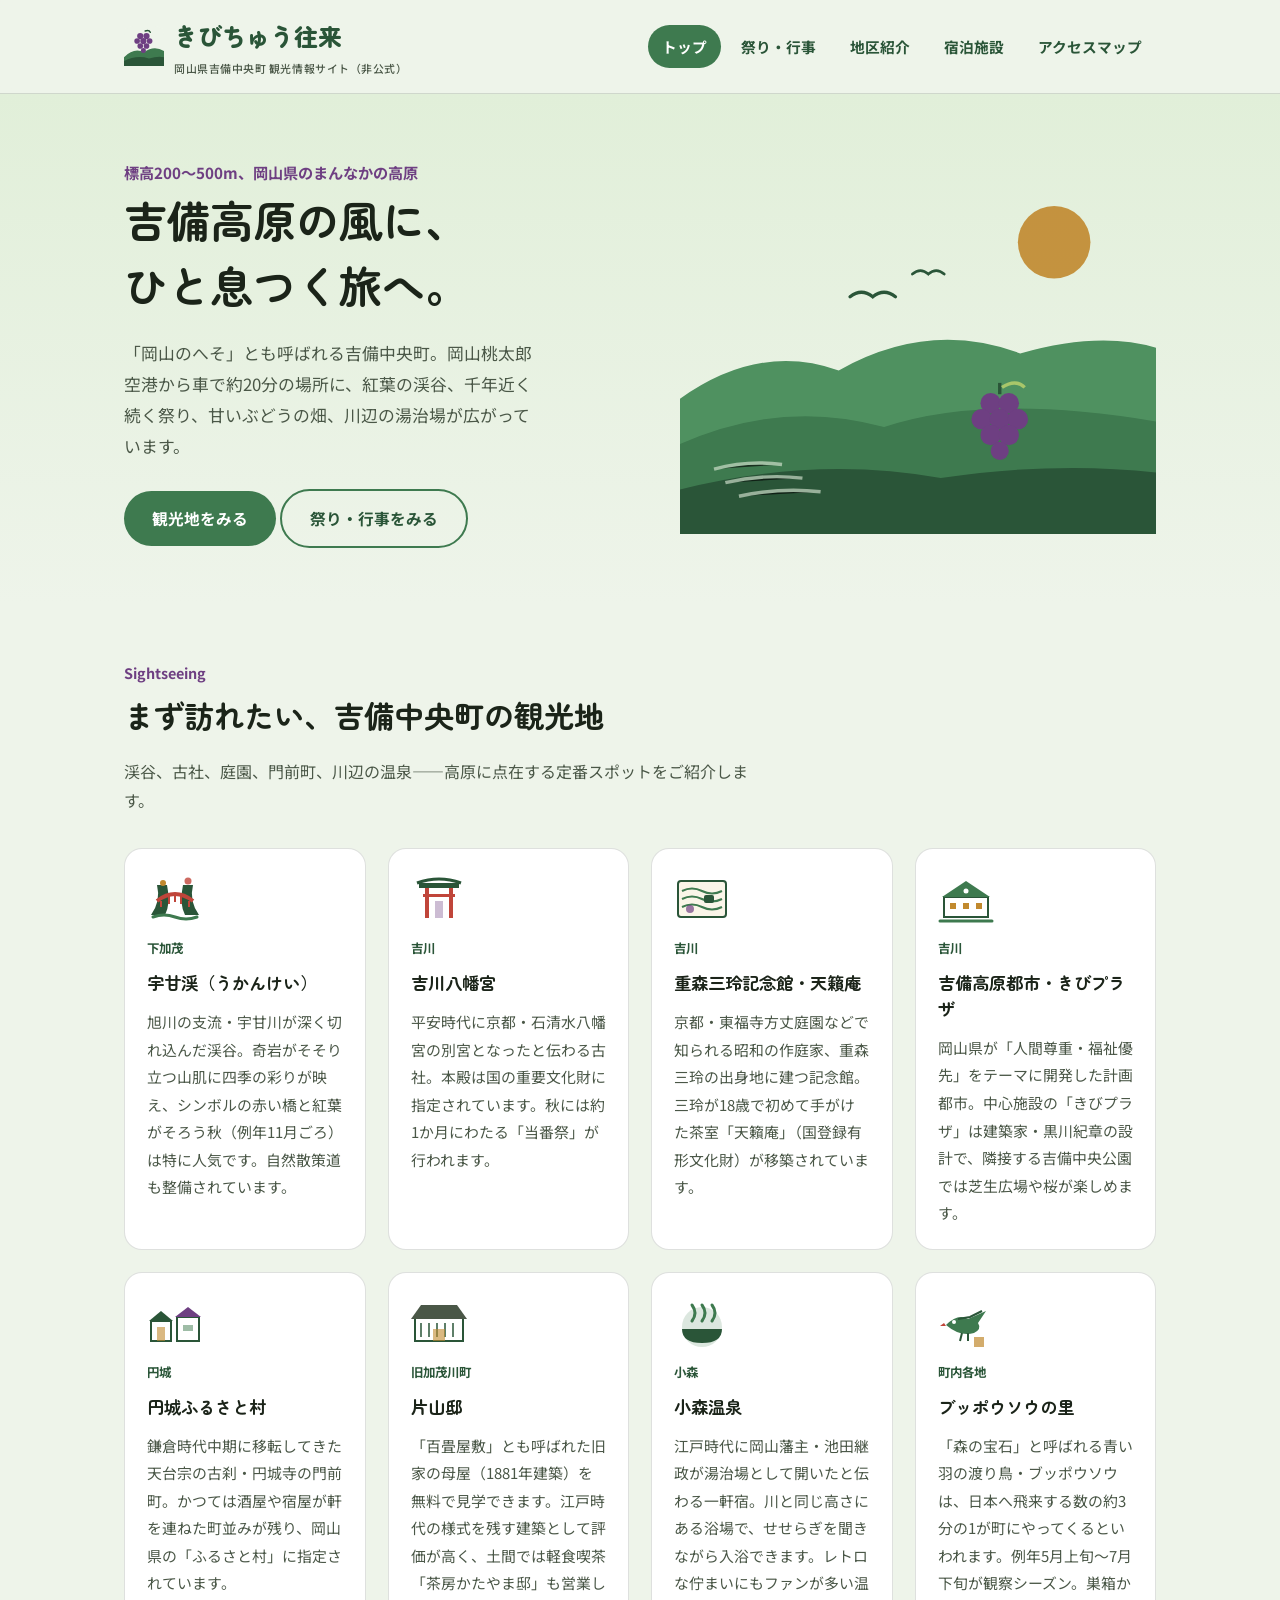
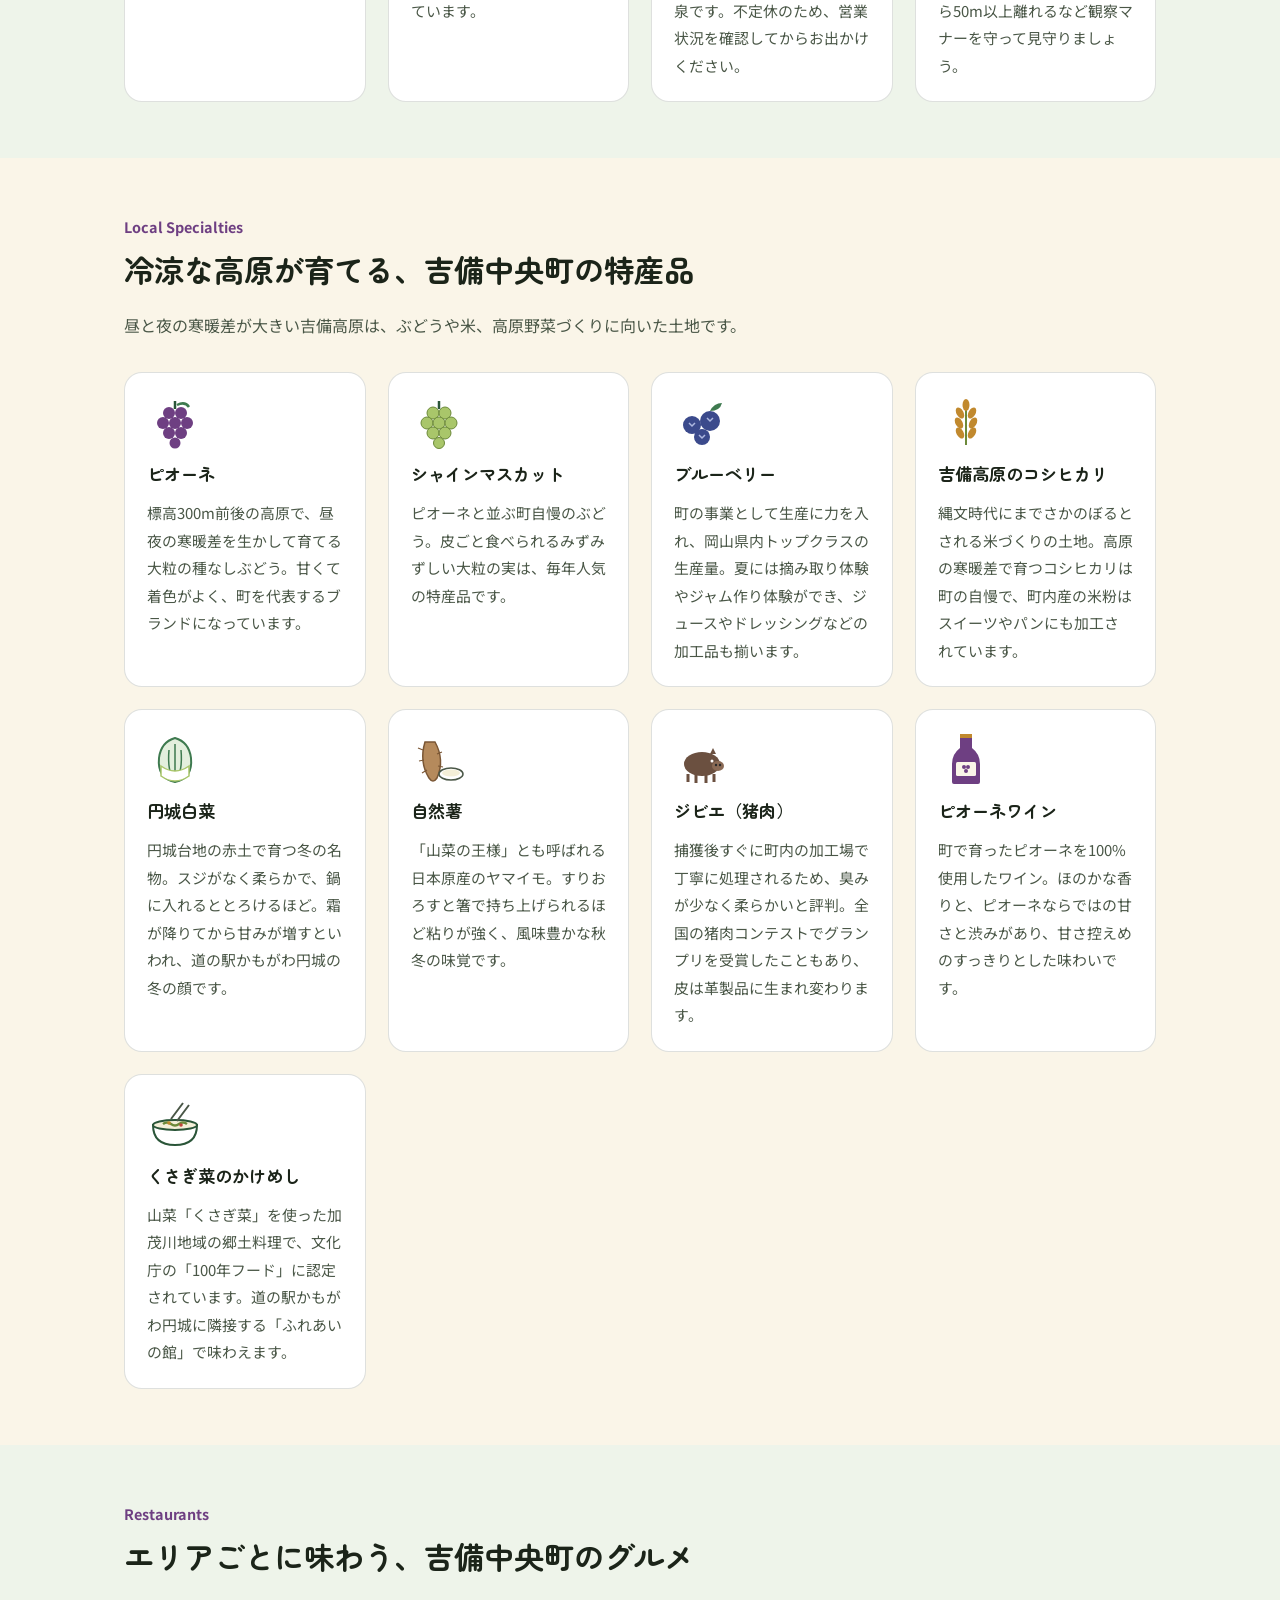
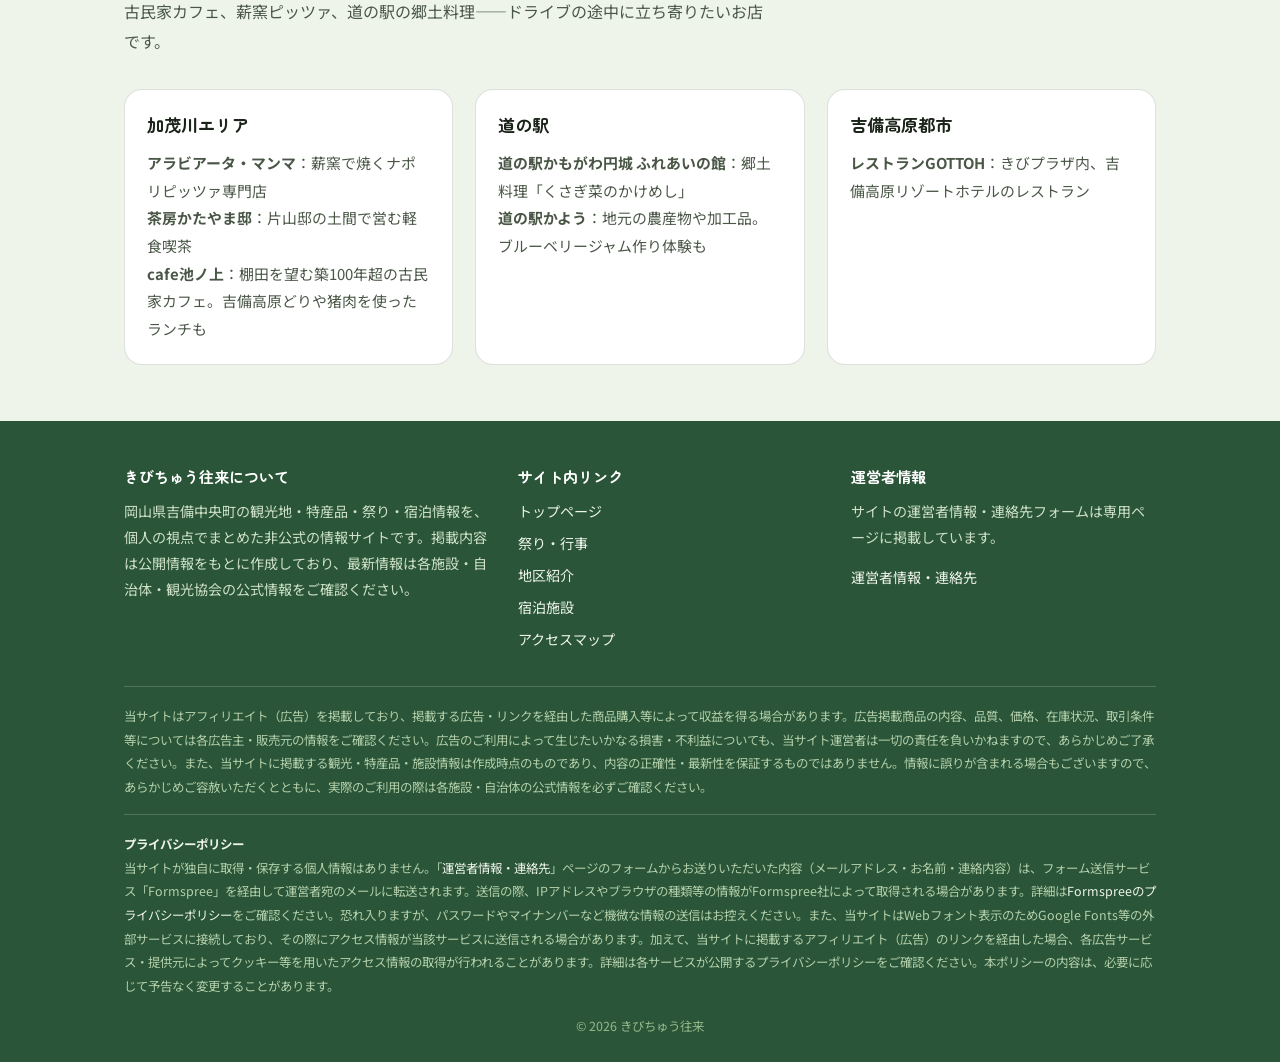
<file: index.html>
<!DOCTYPE html>
<html lang="ja">
<head>
<meta charset="UTF-8">
<meta name="viewport" content="width=device-width, initial-scale=1.0">
<meta name="robots" content="index, follow">
<link rel="canonical" href="https://leben-k.github.io/kibityu/">
<title>きびちゅう往来｜岡山県吉備中央町 観光・特産品・グルメ案内</title>
<meta name="description" content="岡山県吉備中央町の観光地・特産品・飲食店・祭り・宿泊情報をまとめた非公式ファンサイト「きびちゅう往来」。宇甘渓、吉川八幡宮、重森三玲記念館、ピオーネやブルーベリーなど、吉備高原の魅力をイラストとともにご紹介します。">
<link rel="icon" type="image/svg+xml" href="favicon.svg">
<link rel="stylesheet" href="style.css">
<style>[hidden]{display:none !important;}</style>
</head>
<body>

<header class="site-header">
  <div class="wrap">
    <div class="brand">
      <svg class="brand-icon" viewBox="0 0 64 64" aria-hidden="true"><rect width="64" height="64" rx="14" fill="#EEF4EA"/><path d="M0 50 Q16 34 32 42 Q48 30 64 40 L64 64 L0 64 Z" fill="#3E7A4F"/><path d="M0 56 Q20 46 40 52 Q54 48 64 50 L64 64 L0 64 Z" fill="#2A5538"/><path d="M34 8 q6 -2 8 2" stroke="#2A5538" stroke-width="2.5" fill="none" stroke-linecap="round"/><g fill="#6E3F82"><circle cx="26" cy="16" r="5"/><circle cx="36" cy="16" r="5"/><circle cx="31" cy="24" r="5"/><circle cx="21" cy="24" r="4.5"/><circle cx="41" cy="24" r="4.5"/><circle cx="26" cy="32" r="4.5"/><circle cx="36" cy="32" r="4.5"/><circle cx="31" cy="39" r="4"/></g></svg>
      <span>きびちゅう往来<span class="brand-sub">岡山県吉備中央町 観光情報サイト（非公式）</span></span>
    </div>
    <nav class="main-nav">
      <a href="index.html" class="active">トップ</a>
      <a href="matsuri.html">祭り・行事</a>
      <a href="areas.html">地区紹介</a>
      <a href="shukuhaku.html">宿泊施設</a>
      <a href="map.html">アクセスマップ</a>
    </nav>
  </div>
</header>

<section class="hero">
  <div class="wrap">
    <div class="hero-copy">
      <span class="eyebrow">標高200〜500m、岡山県のまんなかの高原</span>
      <h1>吉備高原の風に、<br>ひと息つく旅へ。</h1>
      <p>「岡山のへそ」とも呼ばれる吉備中央町。岡山桃太郎空港から車で約20分の場所に、紅葉の渓谷、千年近く続く祭り、甘いぶどうの畑、川辺の湯治場が広がっています。</p>
      <a href="#kanko" class="btn">観光地をみる</a>
      <a href="matsuri.html" class="btn btn-outline">祭り・行事をみる</a>
    </div>
    <div class="hero-art">
      <svg viewBox="0 0 420 320" xmlns="http://www.w3.org/2000/svg" aria-hidden="true">
        <circle cx="330" cy="62" r="32" fill="#C1892E" opacity="0.9"/>
        <path d="M0 200 Q70 150 140 175 Q220 130 300 160 Q370 140 420 155 L420 320 L0 320 Z" fill="#4F9160"/>
        <path d="M0 240 Q90 200 180 225 Q270 195 420 220 L420 320 L0 320 Z" fill="#3E7A4F"/>
        <path d="M0 280 Q120 250 230 270 Q330 255 420 265 L420 320 L0 320 Z" fill="#2A5538"/>
        <g stroke="#E3EFDD" stroke-width="3" opacity="0.6">
          <path d="M30 262 q30 -8 60 -4"/><path d="M40 274 q34 -8 68 -4"/><path d="M52 286 q36 -8 72 -4"/>
        </g>
        <g transform="translate(262 186)">
          <path d="M20 0 v10" stroke="#2A5538" stroke-width="3"/>
          <path d="M22 4 q12 -8 20 0" stroke="#A9C66A" stroke-width="3" fill="none"/>
          <g fill="#6E3F82">
            <circle cx="12" cy="18" r="9"/><circle cx="28" cy="18" r="9"/>
            <circle cx="4" cy="32" r="9"/><circle cx="20" cy="32" r="9"/><circle cx="36" cy="32" r="9"/>
            <circle cx="12" cy="46" r="9"/><circle cx="28" cy="46" r="9"/><circle cx="20" cy="60" r="8"/>
          </g>
        </g>
        <path d="M150 110 q10 -8 20 0 q10 -8 20 0" stroke="#2A5538" stroke-width="3" fill="none" stroke-linecap="round"/>
        <path d="M205 90 q7 -6 14 0 q7 -6 14 0" stroke="#2A5538" stroke-width="2.5" fill="none" stroke-linecap="round"/>
      </svg>
    </div>
  </div>
</section>

<!-- ===================== 観光地 ===================== -->
<section class="section" id="kanko">
  <div class="wrap">
    <div class="section-head">
      <span class="tag">Sightseeing</span>
      <h2>まず訪れたい、吉備中央町の観光地</h2>
      <p>渓谷、古社、庭園、門前町、川辺の温泉——高原に点在する定番スポットをご紹介します。</p>
    </div>
    <div class="grid">

      <div class="card">
        <svg class="icon" viewBox="0 0 56 56" aria-hidden="true"><path d="M4 44 Q14 30 10 14 L20 14 Q24 32 18 44 Z" fill="#2A5538"/><path d="M52 44 Q42 30 46 14 L36 14 Q32 32 38 44 Z" fill="#2A5538"/><path d="M10 30 Q28 16 46 30" stroke="#C0453A" stroke-width="4" fill="none"/><path d="M14 30 v6 M22 25 v8 M28 23 v8 M34 25 v8 M42 30 v6" stroke="#C0453A" stroke-width="2"/><path d="M6 46 q11 -4 22 0 q11 4 22 0" stroke="#3E7A4F" stroke-width="3" fill="none" stroke-linecap="round"/><circle cx="16" cy="12" r="3" fill="#C1892E"/><circle cx="41" cy="10" r="3.5" fill="#C0453A" opacity="0.8"/></svg>
        <span class="place">下加茂</span>
        <h3>宇甘渓（うかんけい）</h3>
        <p>旭川の支流・宇甘川が深く切れ込んだ渓谷。奇岩がそそり立つ山肌に四季の彩りが映え、シンボルの赤い橋と紅葉がそろう秋（例年11月ごろ）は特に人気です。自然散策道も整備されています。</p>
      </div>

      <div class="card">
        <svg class="icon" viewBox="0 0 56 56" aria-hidden="true"><rect x="8" y="12" width="40" height="5" fill="#2A5538"/><path d="M6 12 Q28 4 50 12" stroke="#2A5538" stroke-width="3" fill="none"/><rect x="14" y="17" width="4" height="30" fill="#C0453A"/><rect x="38" y="17" width="4" height="30" fill="#C0453A"/><rect x="12" y="23" width="32" height="3" fill="#C0453A"/><rect x="24" y="30" width="8" height="17" fill="#6E3F82" opacity="0.35"/></svg>
        <span class="place">吉川</span>
        <h3>吉川八幡宮</h3>
        <p>平安時代に京都・石清水八幡宮の別宮となったと伝わる古社。本殿は国の重要文化財に指定されています。秋には約1か月にわたる「当番祭」が行われます。</p>
      </div>

      <div class="card">
        <svg class="icon" viewBox="0 0 56 56" aria-hidden="true"><rect x="4" y="10" width="48" height="36" rx="3" fill="#FAF5E8" stroke="#2A5538" stroke-width="2"/><path d="M8 20 q10 -5 20 0 q10 5 20 0 M8 28 q10 -5 20 0 q10 5 20 0 M8 36 q10 -5 20 0 q10 5 20 0" stroke="#3E7A4F" stroke-width="2" fill="none"/><rect x="30" y="24" width="10" height="8" rx="2" fill="#2A5538"/><circle cx="16" cy="38" r="4" fill="#6E3F82" opacity="0.7"/></svg>
        <span class="place">吉川</span>
        <h3>重森三玲記念館・天籟庵</h3>
        <p>京都・東福寺方丈庭園などで知られる昭和の作庭家、重森三玲の出身地に建つ記念館。三玲が18歳で初めて手がけた茶室「天籟庵」（国登録有形文化財）が移築されています。</p>
      </div>

      <div class="card">
        <svg class="icon" viewBox="0 0 56 56" aria-hidden="true"><rect x="6" y="26" width="44" height="20" fill="#fff" stroke="#2A5538" stroke-width="2"/><path d="M4 26 L28 10 L52 26 Z" fill="#3E7A4F"/><rect x="12" y="32" width="6" height="6" fill="#C1892E"/><rect x="25" y="32" width="6" height="6" fill="#C1892E"/><rect x="38" y="32" width="6" height="6" fill="#C1892E"/><circle cx="28" cy="20" r="2.5" fill="#fff"/><path d="M2 50 h52" stroke="#3E7A4F" stroke-width="3" stroke-linecap="round"/></svg>
        <span class="place">吉川</span>
        <h3>吉備高原都市・きびプラザ</h3>
        <p>岡山県が「人間尊重・福祉優先」をテーマに開発した計画都市。中心施設の「きびプラザ」は建築家・黒川紀章の設計で、隣接する吉備中央公園では芝生広場や桜が楽しめます。</p>
      </div>

      <div class="card">
        <svg class="icon" viewBox="0 0 56 56" aria-hidden="true"><rect x="4" y="26" width="20" height="20" fill="#fff" stroke="#2A5538" stroke-width="2"/><path d="M2 26 L14 16 L26 26 Z" fill="#2A5538"/><rect x="30" y="22" width="22" height="24" fill="#fff" stroke="#2A5538" stroke-width="2"/><path d="M28 22 L41 12 L54 22 Z" fill="#6E3F82"/><rect x="10" y="32" width="8" height="14" fill="#C1892E" opacity="0.6"/><rect x="36" y="30" width="10" height="6" fill="#3E7A4F" opacity="0.5"/></svg>
        <span class="place">円城</span>
        <h3>円城ふるさと村</h3>
        <p>鎌倉時代中期に移転してきた天台宗の古刹・円城寺の門前町。かつては酒屋や宿屋が軒を連ねた町並みが残り、岡山県の「ふるさと村」に指定されています。</p>
      </div>

      <div class="card">
        <svg class="icon" viewBox="0 0 56 56" aria-hidden="true"><rect x="4" y="22" width="48" height="24" fill="#fff" stroke="#2A5538" stroke-width="2"/><path d="M0 24 L10 10 L46 10 L56 24 Z" fill="#4A5747"/><path d="M10 28 v14 M18 28 v14 M26 28 v14 M34 28 v14 M42 28 v14" stroke="#2A5538" stroke-width="1.5"/><rect x="22" y="34" width="12" height="12" fill="#C1892E" opacity="0.6"/></svg>
        <span class="place">旧加茂川町</span>
        <h3>片山邸</h3>
        <p>「百畳屋敷」とも呼ばれた旧家の母屋（1881年建築）を無料で見学できます。江戸時代の様式を残す建築として評価が高く、土間では軽食喫茶「茶房かたやま邸」も営業しています。</p>
      </div>

      <div class="card">
        <svg class="icon" viewBox="0 0 56 56" aria-hidden="true"><circle cx="28" cy="32" r="20" fill="#3E7A4F" opacity="0.18"/><path d="M18 26 q6 -8 0 -16 M28 26 q6 -8 0 -16 M38 26 q6 -8 0 -16" stroke="#3E7A4F" stroke-width="3" fill="none" stroke-linecap="round"/><path d="M8 34 h40 q0 14 -20 14 q-20 0 -20 -14 Z" fill="#2A5538"/></svg>
        <span class="place">小森</span>
        <h3>小森温泉</h3>
        <p>江戸時代に岡山藩主・池田継政が湯治場として開いたと伝わる一軒宿。川と同じ高さにある浴場で、せせらぎを聞きながら入浴できます。レトロな佇まいにもファンが多い温泉です。不定休のため、営業状況を確認してからお出かけください。</p>
      </div>

      <div class="card">
        <svg class="icon" viewBox="0 0 56 56" aria-hidden="true"><path d="M8 30 Q20 18 30 24 L48 16 L40 28 Q44 34 36 38 Q22 42 8 30 Z" fill="#3E7A4F"/><path d="M20 24 L32 22 L44 16" stroke="#2A5538" stroke-width="2" fill="none"/><circle cx="16" cy="27" r="2" fill="#fff"/><path d="M6 28 L2 31 L8 31 Z" fill="#C0453A"/><path d="M24 38 L22 46 M30 38 L30 46" stroke="#2A5538" stroke-width="2"/><rect x="36" y="42" width="10" height="10" fill="#C1892E" opacity="0.7"/></svg>
        <span class="place">町内各地</span>
        <h3>ブッポウソウの里</h3>
        <p>「森の宝石」と呼ばれる青い羽の渡り鳥・ブッポウソウは、日本へ飛来する数の約3分の1が町にやってくるといわれます。例年5月上旬〜7月下旬が観察シーズン。巣箱から50m以上離れるなど観察マナーを守って見守りましょう。</p>
      </div>

    </div>
    <!-- ふるさと納税広告枠 -->
    <div class="furusato-block" hidden>
      <span class="furusato-label">ふるさと納税で応援する（吉備中央町の返礼品）</span>
      <div class="furusato-grid">
        <!-- ふるさと納税アフィリエイト広告 1 ここに挿入 -->
        <div class="furusato-slot" data-ad-slot="furusato1" hidden><div class="ad-body"></div></div>
        <!-- ふるさと納税アフィリエイト広告 2 ここに挿入 -->
        <div class="furusato-slot" data-ad-slot="furusato2" hidden><div class="ad-body"></div></div>
      </div>
    </div>
  </div>
</section>

<!-- ===================== 特産品 ===================== -->
<section class="section alt-cream" id="tokusan">
  <div class="wrap">
    <div class="section-head">
      <span class="tag">Local Specialties</span>
      <h2>冷涼な高原が育てる、吉備中央町の特産品</h2>
      <p>昼と夜の寒暖差が大きい吉備高原は、ぶどうや米、高原野菜づくりに向いた土地です。</p>
    </div>
    <div class="grid">

      <div class="card">
        <svg class="icon" viewBox="0 0 56 56" aria-hidden="true"><path d="M28 6 v8" stroke="#2A5538" stroke-width="2.5"/><path d="M30 10 q8 -4 12 2" stroke="#3E7A4F" stroke-width="2.5" fill="none"/><g fill="#6E3F82"><circle cx="22" cy="18" r="6"/><circle cx="34" cy="18" r="6"/><circle cx="16" cy="28" r="6"/><circle cx="28" cy="28" r="6"/><circle cx="40" cy="28" r="6"/><circle cx="22" cy="38" r="6"/><circle cx="34" cy="38" r="6"/><circle cx="28" cy="48" r="5.5"/></g></svg>
        <h3>ピオーネ</h3>
        <p>標高300m前後の高原で、昼夜の寒暖差を生かして育てる大粒の種なしぶどう。甘くて着色がよく、町を代表するブランドになっています。</p>
      </div>

      <div class="card">
        <svg class="icon" viewBox="0 0 56 56" aria-hidden="true"><path d="M28 6 v8" stroke="#2A5538" stroke-width="2.5"/><g fill="#A9C66A" stroke="#6C8A3A" stroke-width="1"><circle cx="22" cy="18" r="6"/><circle cx="34" cy="18" r="6"/><circle cx="16" cy="28" r="6"/><circle cx="28" cy="28" r="6"/><circle cx="40" cy="28" r="6"/><circle cx="22" cy="38" r="6"/><circle cx="34" cy="38" r="6"/><circle cx="28" cy="48" r="5.5"/></g></svg>
        <h3>シャインマスカット</h3>
        <p>ピオーネと並ぶ町自慢のぶどう。皮ごと食べられるみずみずしい大粒の実は、毎年人気の特産品です。</p>
      </div>

      <div class="card">
        <svg class="icon" viewBox="0 0 56 56" aria-hidden="true"><g fill="#3B4A8C"><circle cx="18" cy="30" r="9"/><circle cx="36" cy="26" r="10"/><circle cx="28" cy="42" r="8"/></g><path d="M15 28 l3 3 l3 -3 M33 23 l3 3 l3 -3 M25 40 l3 3 l3 -3" stroke="#AEB8E0" stroke-width="1.5" fill="none"/><path d="M36 16 q4 -8 12 -8 q-2 8 -12 8 Z" fill="#3E7A4F"/></svg>
        <h3>ブルーベリー</h3>
        <p>町の事業として生産に力を入れ、岡山県内トップクラスの生産量。夏には摘み取り体験やジャム作り体験ができ、ジュースやドレッシングなどの加工品も揃います。</p>
      </div>

      <div class="card">
        <svg class="icon" viewBox="0 0 56 56" aria-hidden="true"><path d="M28 50 V14" stroke="#6C8A3A" stroke-width="2"/><g fill="#C1892E"><ellipse cx="22" cy="18" rx="3.5" ry="6" transform="rotate(-30 22 18)"/><ellipse cx="34" cy="18" rx="3.5" ry="6" transform="rotate(30 34 18)"/><ellipse cx="21" cy="28" rx="3.5" ry="6" transform="rotate(-30 21 28)"/><ellipse cx="35" cy="28" rx="3.5" ry="6" transform="rotate(30 35 28)"/><ellipse cx="22" cy="38" rx="3.5" ry="6" transform="rotate(-30 22 38)"/><ellipse cx="34" cy="38" rx="3.5" ry="6" transform="rotate(30 34 38)"/><ellipse cx="28" cy="10" rx="3.5" ry="6"/></g></svg>
        <h3>吉備高原のコシヒカリ</h3>
        <p>縄文時代にまでさかのぼるとされる米づくりの土地。高原の寒暖差で育つコシヒカリは町の自慢で、町内産の米粉はスイーツやパンにも加工されています。</p>
      </div>

      <div class="card">
        <svg class="icon" viewBox="0 0 56 56" aria-hidden="true"><path d="M28 50 Q10 46 12 26 Q14 10 28 6 Q42 10 44 26 Q46 46 28 50 Z" fill="#E3EFDD" stroke="#3E7A4F" stroke-width="2"/><path d="M28 50 Q20 40 22 18 M28 50 Q36 40 34 18 M28 50 V12" stroke="#3E7A4F" stroke-width="1.5" fill="none"/><path d="M14 34 Q28 44 42 34 L42 44 Q28 54 14 44 Z" fill="#fff" stroke="#A9C66A" stroke-width="1.5"/></svg>
        <h3>円城白菜</h3>
        <p>円城台地の赤土で育つ冬の名物。スジがなく柔らかで、鍋に入れるととろけるほど。霜が降りてから甘みが増すといわれ、道の駅かもがわ円城の冬の顔です。</p>
      </div>

      <div class="card">
        <svg class="icon" viewBox="0 0 56 56" aria-hidden="true"><path d="M14 10 Q8 30 18 46 Q22 52 26 46 Q34 28 24 10 Z" fill="#B58A5C" stroke="#7A5634" stroke-width="1.5"/><path d="M12 18 l-5 -2 M13 28 l-5 1 M16 38 l-5 3 M26 22 l5 -2 M27 34 l5 1" stroke="#7A5634" stroke-width="1.2"/><ellipse cx="40" cy="42" rx="12" ry="6" fill="#fff" stroke="#4A5747" stroke-width="1.5"/><ellipse cx="40" cy="41" rx="9" ry="3.5" fill="#F4EFD8"/></svg>
        <h3>自然薯</h3>
        <p>「山菜の王様」とも呼ばれる日本原産のヤマイモ。すりおろすと箸で持ち上げられるほど粘りが強く、風味豊かな秋冬の味覚です。</p>
      </div>

      <div class="card">
        <svg class="icon" viewBox="0 0 56 56" aria-hidden="true"><ellipse cx="28" cy="32" rx="18" ry="12" fill="#6B5040"/><ellipse cx="44" cy="34" rx="6" ry="5" fill="#8A6A55"/><circle cx="46" cy="33" r="1.2" fill="#2A2A2A"/><circle cx="42" cy="33" r="1.2" fill="#2A2A2A"/><path d="M36 22 l3 -6 l3 6" fill="#6B5040"/><path d="M14 42 v8 M22 43 v8 M32 43 v8 M40 42 v8" stroke="#6B5040" stroke-width="3"/><circle cx="38" cy="29" r="1.5" fill="#fff"/></svg>
        <h3>ジビエ（猪肉）</h3>
        <p>捕獲後すぐに町内の加工場で丁寧に処理されるため、臭みが少なく柔らかいと評判。全国の猪肉コンテストでグランプリを受賞したこともあり、皮は革製品に生まれ変わります。</p>
      </div>

      <div class="card">
        <svg class="icon" viewBox="0 0 56 56" aria-hidden="true"><path d="M22 4 h12 v12 q8 6 8 16 v18 q0 2 -2 2 h-24 q-2 0 -2 -2 v-18 q0 -10 8 -16 Z" fill="#6E3F82"/><rect x="18" y="30" width="20" height="14" rx="1.5" fill="#FAF5E8"/><g fill="#6E3F82"><circle cx="26" cy="35" r="2"/><circle cx="30" cy="35" r="2"/><circle cx="28" cy="39" r="2"/></g><rect x="22" y="2" width="12" height="4" fill="#C1892E"/></svg>
        <h3>ピオーネワイン</h3>
        <p>町で育ったピオーネを100%使用したワイン。ほのかな香りと、ピオーネならではの甘さと渋みがあり、甘さ控えめのすっきりとした味わいです。</p>
      </div>

      <div class="card">
        <svg class="icon" viewBox="0 0 56 56" aria-hidden="true"><path d="M6 28 h44 q0 20 -22 20 q-22 0 -22 -20 Z" fill="#fff" stroke="#2A5538" stroke-width="2"/><ellipse cx="28" cy="28" rx="22" ry="5" fill="#F4EFD8" stroke="#2A5538" stroke-width="2"/><path d="M16 27 q4 -3 8 0 q4 3 8 0 q4 -3 8 0" stroke="#6C8A3A" stroke-width="2.5" fill="none"/><circle cx="22" cy="26" r="1.8" fill="#C1892E"/><circle cx="34" cy="28" r="1.8" fill="#C0453A"/><path d="M36 6 L24 22 M42 8 L30 24" stroke="#4A5747" stroke-width="2"/></svg>
        <h3>くさぎ菜のかけめし</h3>
        <p>山菜「くさぎ菜」を使った加茂川地域の郷土料理で、文化庁の「100年フード」に認定されています。道の駅かもがわ円城に隣接する「ふれあいの館」で味わえます。</p>
      </div>

    </div>
    <!-- ふるさと納税広告枠 -->
    <div class="furusato-block" hidden>
      <span class="furusato-label">ふるさと納税で応援する（吉備中央町の返礼品）</span>
      <div class="furusato-grid">
        <!-- ふるさと納税アフィリエイト広告 3 ここに挿入 -->
        <div class="furusato-slot" data-ad-slot="furusato3" hidden><div class="ad-body"></div></div>
      </div>
    </div>
  </div>
</section>

<!-- ===================== 飲食店 ===================== -->
<section class="section" id="gourmet">
  <div class="wrap">
    <div class="section-head">
      <span class="tag">Restaurants</span>
      <h2>エリアごとに味わう、吉備中央町のグルメ</h2>
      <p>古民家カフェ、薪窯ピッツァ、道の駅の郷土料理——ドライブの途中に立ち寄りたいお店です。</p>
    </div>
    <div class="grid">

      <div class="card">
        <h3>加茂川エリア</h3>
        <p><strong>アラビアータ・マンマ</strong>：薪窯で焼くナポリピッツァ専門店<br>
        <strong>茶房かたやま邸</strong>：片山邸の土間で営む軽食喫茶<br>
        <strong>cafe池ノ上</strong>：棚田を望む築100年超の古民家カフェ。吉備高原どりや猪肉を使ったランチも</p>
      </div>

      <div class="card">
        <h3>道の駅</h3>
        <p><strong>道の駅かもがわ円城 ふれあいの館</strong>：郷土料理「くさぎ菜のかけめし」<br>
        <strong>道の駅かよう</strong>：地元の農産物や加工品。ブルーベリージャム作り体験も</p>
      </div>

      <div class="card">
        <h3>吉備高原都市</h3>
        <p><strong>レストランGOTTOH</strong>：きびプラザ内、吉備高原リゾートホテルのレストラン</p>
      </div>

    </div>
  </div>
</section>

<!-- ===================== アフィリエイト広告（下部） ===================== -->
<section class="section alt-lavender" hidden>
  <div class="wrap">
    <div class="section-head">
      <span class="tag">PR</span>
      <h2>広告</h2>
    </div>
    <div class="ad-row" style="grid-template-columns:1fr;">
      <!-- アフィリエイト広告1 ここに挿入してください -->
      <div class="ad-slot" data-ad-slot="ad1" hidden>
        <span class="ad-label">広告</span>
        <div class="ad-body"></div>
      </div>
    </div>
  </div>
</section>

<footer class="site-footer">
  <div class="wrap">
    <div class="footer-grid">
      <div>
        <h4>きびちゅう往来について</h4>
        <p>岡山県吉備中央町の観光地・特産品・祭り・宿泊情報を、個人の視点でまとめた非公式の情報サイトです。掲載内容は公開情報をもとに作成しており、最新情報は各施設・自治体・観光協会の公式情報をご確認ください。</p>
      </div>
      <div>
        <h4>サイト内リンク</h4>
        <ul>
          <li><a href="index.html">トップページ</a></li>
          <li><a href="matsuri.html">祭り・行事</a></li>
          <li><a href="areas.html">地区紹介</a></li>
          <li><a href="shukuhaku.html">宿泊施設</a></li>
          <li><a href="map.html">アクセスマップ</a></li>
        </ul>
      </div>
      <div>
        <h4>運営者情報</h4>
        <p>サイトの運営者情報・連絡先フォームは専用ページに掲載しています。</p>
        <ul>
          <li><a href="unei.html">運営者情報・連絡先</a></li>
        </ul>
      </div>
    </div>
    <div class="disclaimer">
      当サイトはアフィリエイト（広告）を掲載しており、掲載する広告・リンクを経由した商品購入等によって収益を得る場合があります。広告掲載商品の内容、品質、価格、在庫状況、取引条件等については各広告主・販売元の情報をご確認ください。広告のご利用によって生じたいかなる損害・不利益についても、当サイト運営者は一切の責任を負いかねますので、あらかじめご了承ください。また、当サイトに掲載する観光・特産品・施設情報は作成時点のものであり、内容の正確性・最新性を保証するものではありません。情報に誤りが含まれる場合もございますので、あらかじめご容赦いただくとともに、実際のご利用の際は各施設・自治体の公式情報を必ずご確認ください。
    </div>
    <div class="disclaimer" style="margin-top:14px;">
      <strong style="color:#EEF4EA;">プライバシーポリシー</strong><br>
      当サイトが独自に取得・保存する個人情報はありません。「<a href="unei.html">運営者情報・連絡先</a>」ページのフォームからお送りいただいた内容（メールアドレス・お名前・連絡内容）は、フォーム送信サービス「Formspree」を経由して運営者宛のメールに転送されます。送信の際、IPアドレスやブラウザの種類等の情報がFormspree社によって取得される場合があります。詳細は<a href="https://formspree.io/legal/privacy-policy/" target="_blank" rel="noopener noreferrer">Formspreeのプライバシーポリシー</a>をご確認ください。恐れ入りますが、パスワードやマイナンバーなど機微な情報の送信はお控えください。また、当サイトはWebフォント表示のためGoogle Fonts等の外部サービスに接続しており、その際にアクセス情報が当該サービスに送信される場合があります。加えて、当サイトに掲載するアフィリエイト（広告）のリンクを経由した場合、各広告サービス・提供元によってクッキー等を用いたアクセス情報の取得が行われることがあります。詳細は各サービスが公開するプライバシーポリシーをご確認ください。本ポリシーの内容は、必要に応じて予告なく変更することがあります。
    </div>
    <div class="copyright"><span id="copyright-text">© 2026 きびちゅう往来</span></div>
  </div>
</footer>

<script>
(function(){
  var startYear = 2026;
  var currentYear = new Date().getFullYear();
  var yearText = currentYear > startYear ? (startYear + '-' + currentYear) : String(startYear);
  var el = document.getElementById('copyright-text');
  if (el) { el.textContent = '\u00A9 ' + yearText + ' きびちゅう往来'; }
})();
</script>
<script src="ads.js" defer></script>
</body>
</html>
</file>
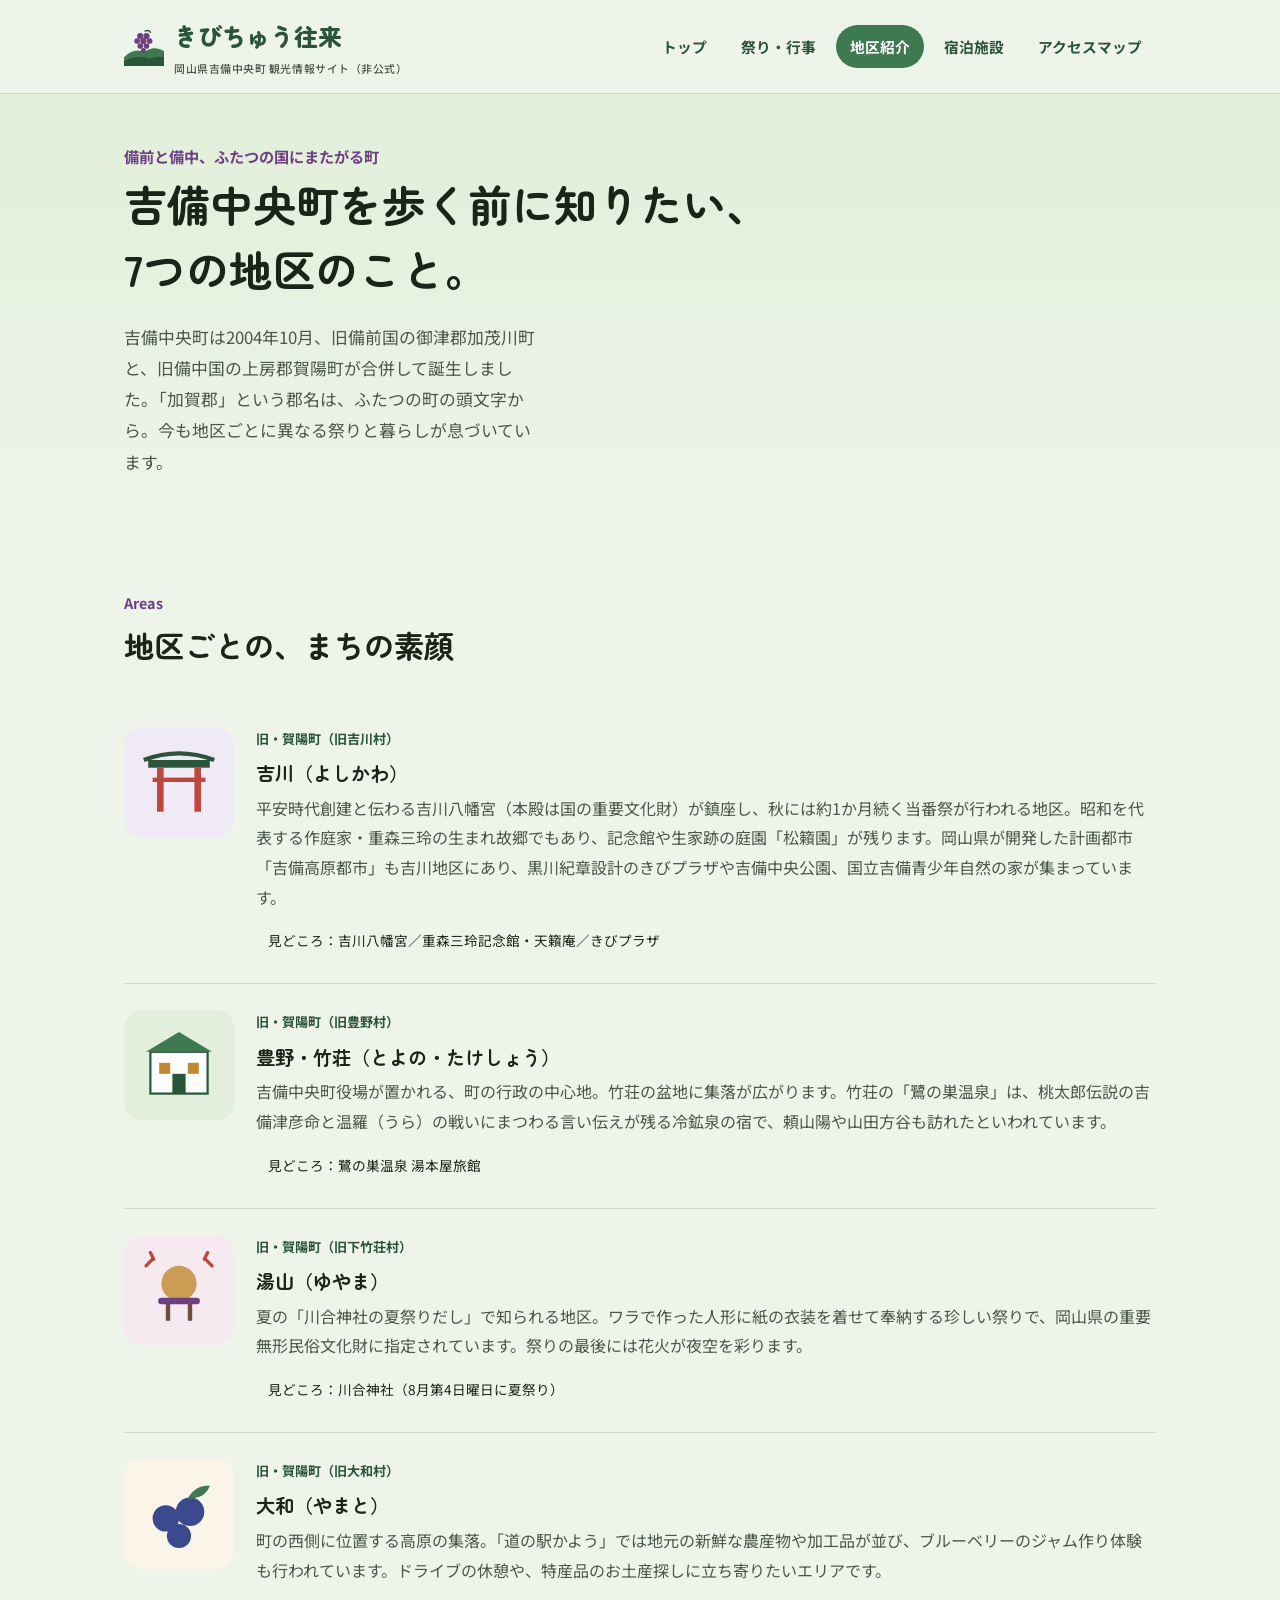
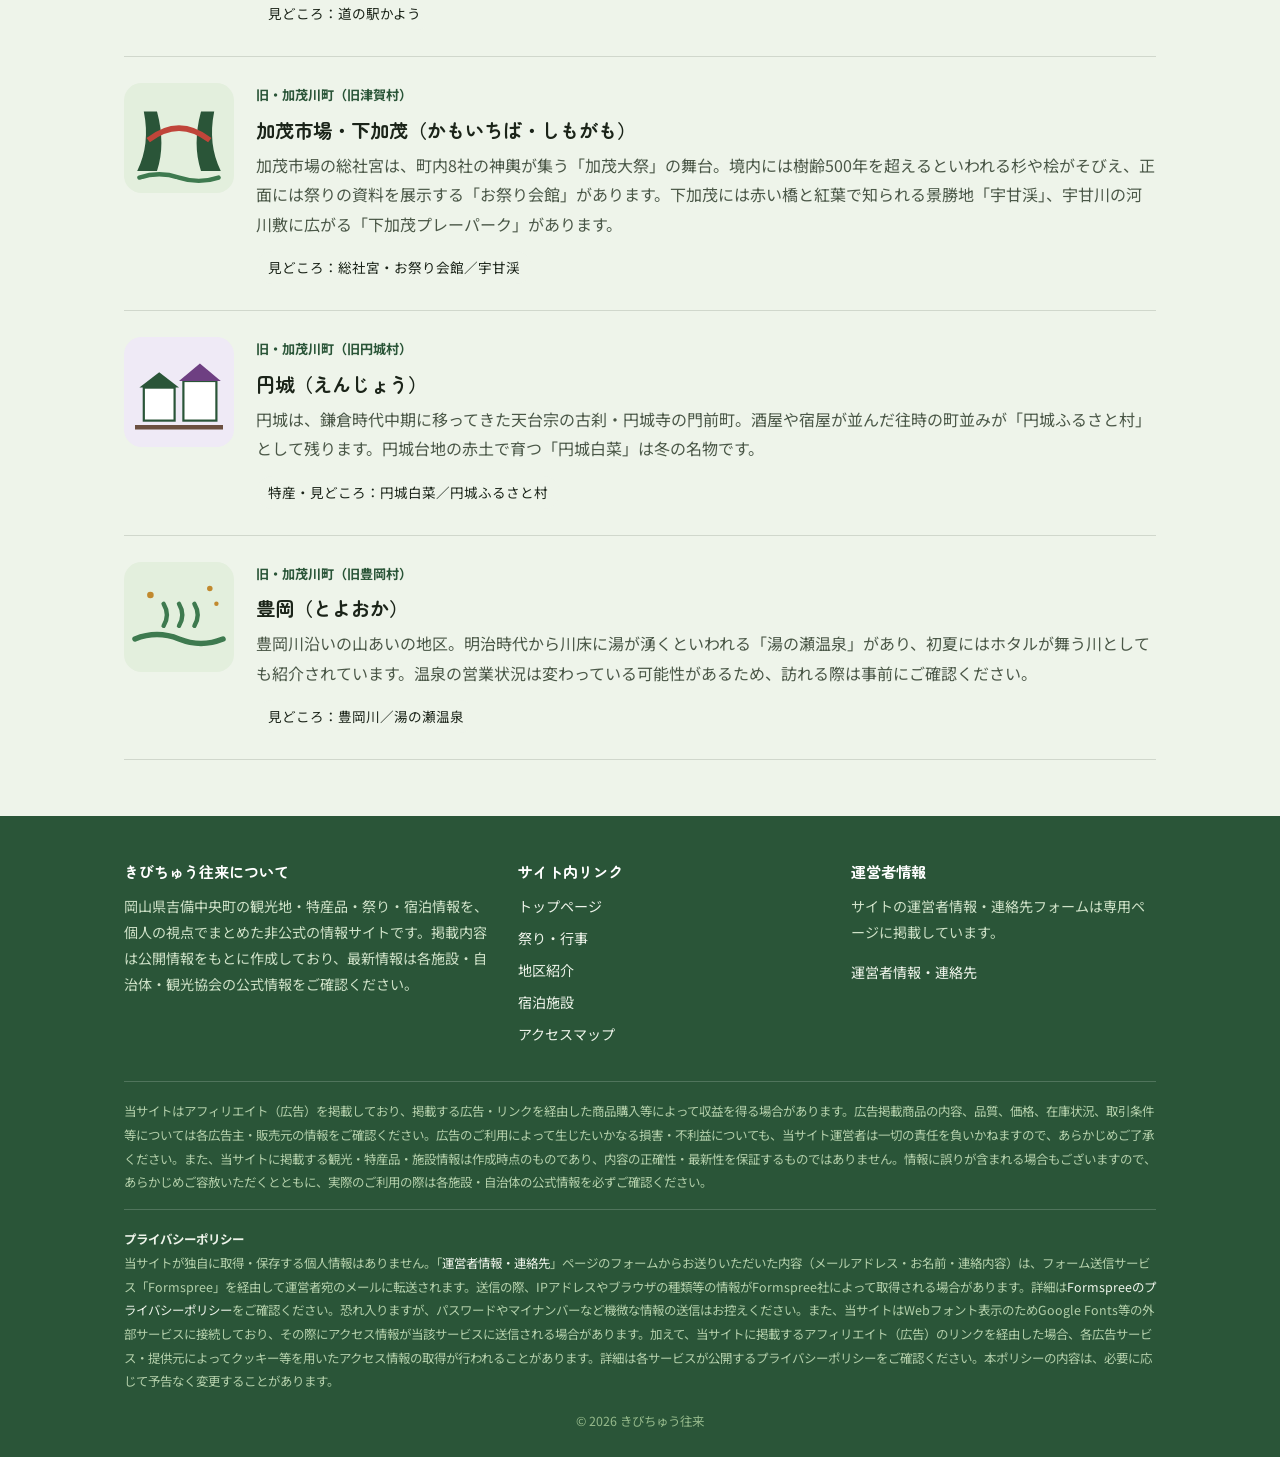
<file: areas.html>
<!DOCTYPE html>
<html lang="ja">
<head>
<meta charset="UTF-8">
<meta name="viewport" content="width=device-width, initial-scale=1.0">
<meta name="robots" content="index, follow">
<link rel="canonical" href="https://leben-k.github.io/kibityu/areas.html">
<title>地区紹介｜きびちゅう往来 - 岡山県吉備中央町 観光情報サイト</title>
<meta name="description" content="吉備中央町は2004年に加茂川町と賀陽町が合併して誕生しました。吉川・豊野・湯山・大和・加茂市場・円城・豊岡、地区ごとの歴史と見どころをご紹介します。">
<link rel="icon" type="image/svg+xml" href="favicon.svg">
<link rel="stylesheet" href="style.css">
<style>[hidden]{display:none !important;}</style>
</head>
<body>

<header class="site-header">
  <div class="wrap">
    <div class="brand">
      <svg class="brand-icon" viewBox="0 0 64 64" aria-hidden="true"><rect width="64" height="64" rx="14" fill="#EEF4EA"/><path d="M0 50 Q16 34 32 42 Q48 30 64 40 L64 64 L0 64 Z" fill="#3E7A4F"/><path d="M0 56 Q20 46 40 52 Q54 48 64 50 L64 64 L0 64 Z" fill="#2A5538"/><path d="M34 8 q6 -2 8 2" stroke="#2A5538" stroke-width="2.5" fill="none" stroke-linecap="round"/><g fill="#6E3F82"><circle cx="26" cy="16" r="5"/><circle cx="36" cy="16" r="5"/><circle cx="31" cy="24" r="5"/><circle cx="21" cy="24" r="4.5"/><circle cx="41" cy="24" r="4.5"/><circle cx="26" cy="32" r="4.5"/><circle cx="36" cy="32" r="4.5"/><circle cx="31" cy="39" r="4"/></g></svg>
      <span>きびちゅう往来<span class="brand-sub">岡山県吉備中央町 観光情報サイト（非公式）</span></span>
    </div>
    <nav class="main-nav">
      <a href="index.html">トップ</a>
      <a href="matsuri.html">祭り・行事</a>
      <a href="areas.html" class="active">地区紹介</a>
      <a href="shukuhaku.html">宿泊施設</a>
      <a href="map.html">アクセスマップ</a>
    </nav>
  </div>
</header>

<section class="hero" style="padding:48px 0 40px;">
  <div class="wrap" style="grid-template-columns:1fr;">
    <div class="hero-copy">
      <span class="eyebrow">備前と備中、ふたつの国にまたがる町</span>
      <h1>吉備中央町を歩く前に知りたい、<br>7つの地区のこと。</h1>
      <p>吉備中央町は2004年10月、旧備前国の御津郡加茂川町と、旧備中国の上房郡賀陽町が合併して誕生しました。「加賀郡」という郡名は、ふたつの町の頭文字から。今も地区ごとに異なる祭りと暮らしが息づいています。</p>
    </div>
  </div>
</section>

<section class="section">
  <div class="wrap">
    <div class="section-head">
      <span class="tag">Areas</span>
      <h2>地区ごとの、まちの素顔</h2>
    </div>

    <div class="area-block">
      <svg class="area-icon" viewBox="0 0 100 100" aria-hidden="true"><rect width="100" height="100" rx="16" fill="#EFEAF6"/><rect x="22" y="30" width="56" height="7" fill="#2A5538"/><path d="M18 30 Q50 18 82 30" stroke="#2A5538" stroke-width="4" fill="none"/><rect x="30" y="37" width="6" height="40" fill="#C0453A"/><rect x="64" y="37" width="6" height="40" fill="#C0453A"/><rect x="26" y="46" width="48" height="4" fill="#C0453A"/></svg>
      <div>
        <span class="old-name">旧・賀陽町（旧吉川村）</span>
        <h3>吉川（よしかわ）</h3>
        <p>平安時代創建と伝わる吉川八幡宮（本殿は国の重要文化財）が鎮座し、秋には約1か月続く当番祭が行われる地区。昭和を代表する作庭家・重森三玲の生まれ故郷でもあり、記念館や生家跡の庭園「松籟園」が残ります。岡山県が開発した計画都市「吉備高原都市」も吉川地区にあり、黒川紀章設計のきびプラザや吉備中央公園、国立吉備青少年自然の家が集まっています。</p>
        <span class="specialty">見どころ：吉川八幡宮／重森三玲記念館・天籟庵／きびプラザ</span>
      </div>
    </div>

    <div class="area-block">
      <svg class="area-icon" viewBox="0 0 100 100" aria-hidden="true"><rect width="100" height="100" rx="16" fill="#E3EFDD"/><rect x="24" y="38" width="52" height="38" fill="#fff" stroke="#2A5538" stroke-width="2"/><path d="M20 38 L50 20 L80 38 Z" fill="#3E7A4F"/><rect x="32" y="48" width="10" height="10" fill="#C1892E"/><rect x="58" y="48" width="10" height="10" fill="#C1892E"/><rect x="44" y="58" width="12" height="18" fill="#2A5538"/></svg>
      <div>
        <span class="old-name">旧・賀陽町（旧豊野村）</span>
        <h3>豊野・竹荘（とよの・たけしょう）</h3>
        <p>吉備中央町役場が置かれる、町の行政の中心地。竹荘の盆地に集落が広がります。竹荘の「鷺の巣温泉」は、桃太郎伝説の吉備津彦命と温羅（うら）の戦いにまつわる言い伝えが残る冷鉱泉の宿で、頼山陽や山田方谷も訪れたといわれています。</p>
        <span class="specialty">見どころ：鷺の巣温泉 湯本屋旅館</span>
      </div>
    </div>

    <div class="area-block">
      <svg class="area-icon" viewBox="0 0 100 100" aria-hidden="true"><rect width="100" height="100" rx="16" fill="#F6EAF0"/><circle cx="50" cy="44" r="16" fill="#C1892E" opacity="0.8"/><path d="M40 60 v18 M60 60 v18" stroke="#6B5040" stroke-width="4"/><path d="M34 60 h32" stroke="#6E3F82" stroke-width="6" stroke-linecap="round"/><path d="M20 28 l6 -6 M80 28 l-6 -6 M24 16 l3 6 M76 16 l-3 6" stroke="#C0453A" stroke-width="3" stroke-linecap="round"/></svg>
      <div>
        <span class="old-name">旧・賀陽町（旧下竹荘村）</span>
        <h3>湯山（ゆやま）</h3>
        <p>夏の「川合神社の夏祭りだし」で知られる地区。ワラで作った人形に紙の衣装を着せて奉納する珍しい祭りで、岡山県の重要無形民俗文化財に指定されています。祭りの最後には花火が夜空を彩ります。</p>
        <span class="specialty">見どころ：川合神社（8月第4日曜日に夏祭り）</span>
      </div>
    </div>

    <div class="area-block">
      <svg class="area-icon" viewBox="0 0 100 100" aria-hidden="true"><rect width="100" height="100" rx="16" fill="#FAF5E8"/><g fill="#3B4A8C"><circle cx="38" cy="54" r="12"/><circle cx="60" cy="48" r="13"/><circle cx="50" cy="70" r="11"/></g><path d="M58 36 q6 -12 20 -12 q-4 12 -20 12 Z" fill="#3E7A4F"/></svg>
      <div>
        <span class="old-name">旧・賀陽町（旧大和村）</span>
        <h3>大和（やまと）</h3>
        <p>町の西側に位置する高原の集落。「道の駅かよう」では地元の新鮮な農産物や加工品が並び、ブルーベリーのジャム作り体験も行われています。ドライブの休憩や、特産品のお土産探しに立ち寄りたいエリアです。</p>
        <span class="specialty">見どころ：道の駅かよう</span>
      </div>
    </div>

    <div class="area-block">
      <svg class="area-icon" viewBox="0 0 100 100" aria-hidden="true"><rect width="100" height="100" rx="16" fill="#E3EFDD"/><path d="M12 80 Q24 56 18 26 L30 26 Q38 56 30 80 Z" fill="#2A5538"/><path d="M88 80 Q76 56 82 26 L70 26 Q62 56 70 80 Z" fill="#2A5538"/><path d="M22 52 Q50 30 78 52" stroke="#C0453A" stroke-width="5" fill="none"/><path d="M14 86 q18 -6 36 0 q18 6 36 0" stroke="#3E7A4F" stroke-width="4" fill="none" stroke-linecap="round"/></svg>
      <div>
        <span class="old-name">旧・加茂川町（旧津賀村）</span>
        <h3>加茂市場・下加茂（かもいちば・しもがも）</h3>
        <p>加茂市場の総社宮は、町内8社の神輿が集う「加茂大祭」の舞台。境内には樹齢500年を超えるといわれる杉や桧がそびえ、正面には祭りの資料を展示する「お祭り会館」があります。下加茂には赤い橋と紅葉で知られる景勝地「宇甘渓」、宇甘川の河川敷に広がる「下加茂プレーパーク」があります。</p>
        <span class="specialty">見どころ：総社宮・お祭り会館／宇甘渓</span>
      </div>
    </div>

    <div class="area-block">
      <svg class="area-icon" viewBox="0 0 100 100" aria-hidden="true"><rect width="100" height="100" rx="16" fill="#EFEAF6"/><rect x="18" y="46" width="28" height="30" fill="#fff" stroke="#2A5538" stroke-width="2"/><path d="M14 46 L32 32 L50 46 Z" fill="#2A5538"/><rect x="54" y="40" width="30" height="36" fill="#fff" stroke="#2A5538" stroke-width="2"/><path d="M50 40 L69 24 L88 40 Z" fill="#6E3F82"/><path d="M10 82 h80" stroke="#6B5040" stroke-width="4"/></svg>
      <div>
        <span class="old-name">旧・加茂川町（旧円城村）</span>
        <h3>円城（えんじょう）</h3>
        <p>円城は、鎌倉時代中期に移ってきた天台宗の古刹・円城寺の門前町。酒屋や宿屋が並んだ往時の町並みが「円城ふるさと村」として残ります。円城台地の赤土で育つ「円城白菜」は冬の名物です。</p>
        <span class="specialty">特産・見どころ：円城白菜／円城ふるさと村</span>
      </div>
    </div>

    <div class="area-block">
      <svg class="area-icon" viewBox="0 0 100 100" aria-hidden="true"><rect width="100" height="100" rx="16" fill="#E3EFDD"/><path d="M10 70 q20 -8 40 0 q20 8 40 0" stroke="#3E7A4F" stroke-width="5" fill="none" stroke-linecap="round"/><path d="M36 58 q6 -10 0 -20 M50 58 q6 -10 0 -20 M64 58 q6 -10 0 -20" stroke="#3E7A4F" stroke-width="4" fill="none" stroke-linecap="round"/><circle cx="24" cy="30" r="3" fill="#C1892E"/><circle cx="78" cy="24" r="2.5" fill="#C1892E"/><circle cx="84" cy="38" r="2" fill="#C1892E"/></svg>
      <div>
        <span class="old-name">旧・加茂川町（旧豊岡村）</span>
        <h3>豊岡（とよおか）</h3>
        <p>豊岡川沿いの山あいの地区。明治時代から川床に湯が湧くといわれる「湯の瀬温泉」があり、初夏にはホタルが舞う川としても紹介されています。温泉の営業状況は変わっている可能性があるため、訪れる際は事前にご確認ください。</p>
        <span class="specialty">見どころ：豊岡川／湯の瀬温泉</span>
      </div>
    </div>

    <!-- ふるさと納税広告枠 -->
    <div class="furusato-block" hidden>
      <span class="furusato-label">ふるさと納税で応援する（吉備中央町の返礼品）</span>
      <div class="furusato-grid">
        <!-- ふるさと納税アフィリエイト広告 5 ここに挿入 -->
        <div class="furusato-slot" data-ad-slot="furusato5" hidden><div class="ad-body"></div></div>
      </div>
    </div>
  </div>
</section>

<!-- ===================== アフィリエイト広告（下部） ===================== -->
<section class="section alt-green" hidden>
  <div class="wrap">
    <div class="section-head">
      <span class="tag">PR</span>
      <h2>広告</h2>
    </div>
    <div class="ad-row" style="grid-template-columns:1fr;">
      <!-- アフィリエイト広告4 ここに挿入してください -->
      <div class="ad-slot" data-ad-slot="ad4" hidden>
        <span class="ad-label">広告</span>
        <div class="ad-body"></div>
      </div>
    </div>
  </div>
</section>

<footer class="site-footer">
  <div class="wrap">
    <div class="footer-grid">
      <div>
        <h4>きびちゅう往来について</h4>
        <p>岡山県吉備中央町の観光地・特産品・祭り・宿泊情報を、個人の視点でまとめた非公式の情報サイトです。掲載内容は公開情報をもとに作成しており、最新情報は各施設・自治体・観光協会の公式情報をご確認ください。</p>
      </div>
      <div>
        <h4>サイト内リンク</h4>
        <ul>
          <li><a href="index.html">トップページ</a></li>
          <li><a href="matsuri.html">祭り・行事</a></li>
          <li><a href="areas.html">地区紹介</a></li>
          <li><a href="shukuhaku.html">宿泊施設</a></li>
          <li><a href="map.html">アクセスマップ</a></li>
        </ul>
      </div>
      <div>
        <h4>運営者情報</h4>
        <p>サイトの運営者情報・連絡先フォームは専用ページに掲載しています。</p>
        <ul>
          <li><a href="unei.html">運営者情報・連絡先</a></li>
        </ul>
      </div>
    </div>
    <div class="disclaimer">
      当サイトはアフィリエイト（広告）を掲載しており、掲載する広告・リンクを経由した商品購入等によって収益を得る場合があります。広告掲載商品の内容、品質、価格、在庫状況、取引条件等については各広告主・販売元の情報をご確認ください。広告のご利用によって生じたいかなる損害・不利益についても、当サイト運営者は一切の責任を負いかねますので、あらかじめご了承ください。また、当サイトに掲載する観光・特産品・施設情報は作成時点のものであり、内容の正確性・最新性を保証するものではありません。情報に誤りが含まれる場合もございますので、あらかじめご容赦いただくとともに、実際のご利用の際は各施設・自治体の公式情報を必ずご確認ください。
    </div>
    <div class="disclaimer" style="margin-top:14px;">
      <strong style="color:#EEF4EA;">プライバシーポリシー</strong><br>
      当サイトが独自に取得・保存する個人情報はありません。「<a href="unei.html">運営者情報・連絡先</a>」ページのフォームからお送りいただいた内容（メールアドレス・お名前・連絡内容）は、フォーム送信サービス「Formspree」を経由して運営者宛のメールに転送されます。送信の際、IPアドレスやブラウザの種類等の情報がFormspree社によって取得される場合があります。詳細は<a href="https://formspree.io/legal/privacy-policy/" target="_blank" rel="noopener noreferrer">Formspreeのプライバシーポリシー</a>をご確認ください。恐れ入りますが、パスワードやマイナンバーなど機微な情報の送信はお控えください。また、当サイトはWebフォント表示のためGoogle Fonts等の外部サービスに接続しており、その際にアクセス情報が当該サービスに送信される場合があります。加えて、当サイトに掲載するアフィリエイト（広告）のリンクを経由した場合、各広告サービス・提供元によってクッキー等を用いたアクセス情報の取得が行われることがあります。詳細は各サービスが公開するプライバシーポリシーをご確認ください。本ポリシーの内容は、必要に応じて予告なく変更することがあります。
    </div>
    <div class="copyright"><span id="copyright-text">© 2026 きびちゅう往来</span></div>
  </div>
</footer>

<script>
(function(){
  var startYear = 2026;
  var currentYear = new Date().getFullYear();
  var yearText = currentYear > startYear ? (startYear + '-' + currentYear) : String(startYear);
  var el = document.getElementById('copyright-text');
  if (el) { el.textContent = '\u00A9 ' + yearText + ' きびちゅう往来'; }
})();
</script>
<script src="ads.js" defer></script>
</body>
</html>
</file>
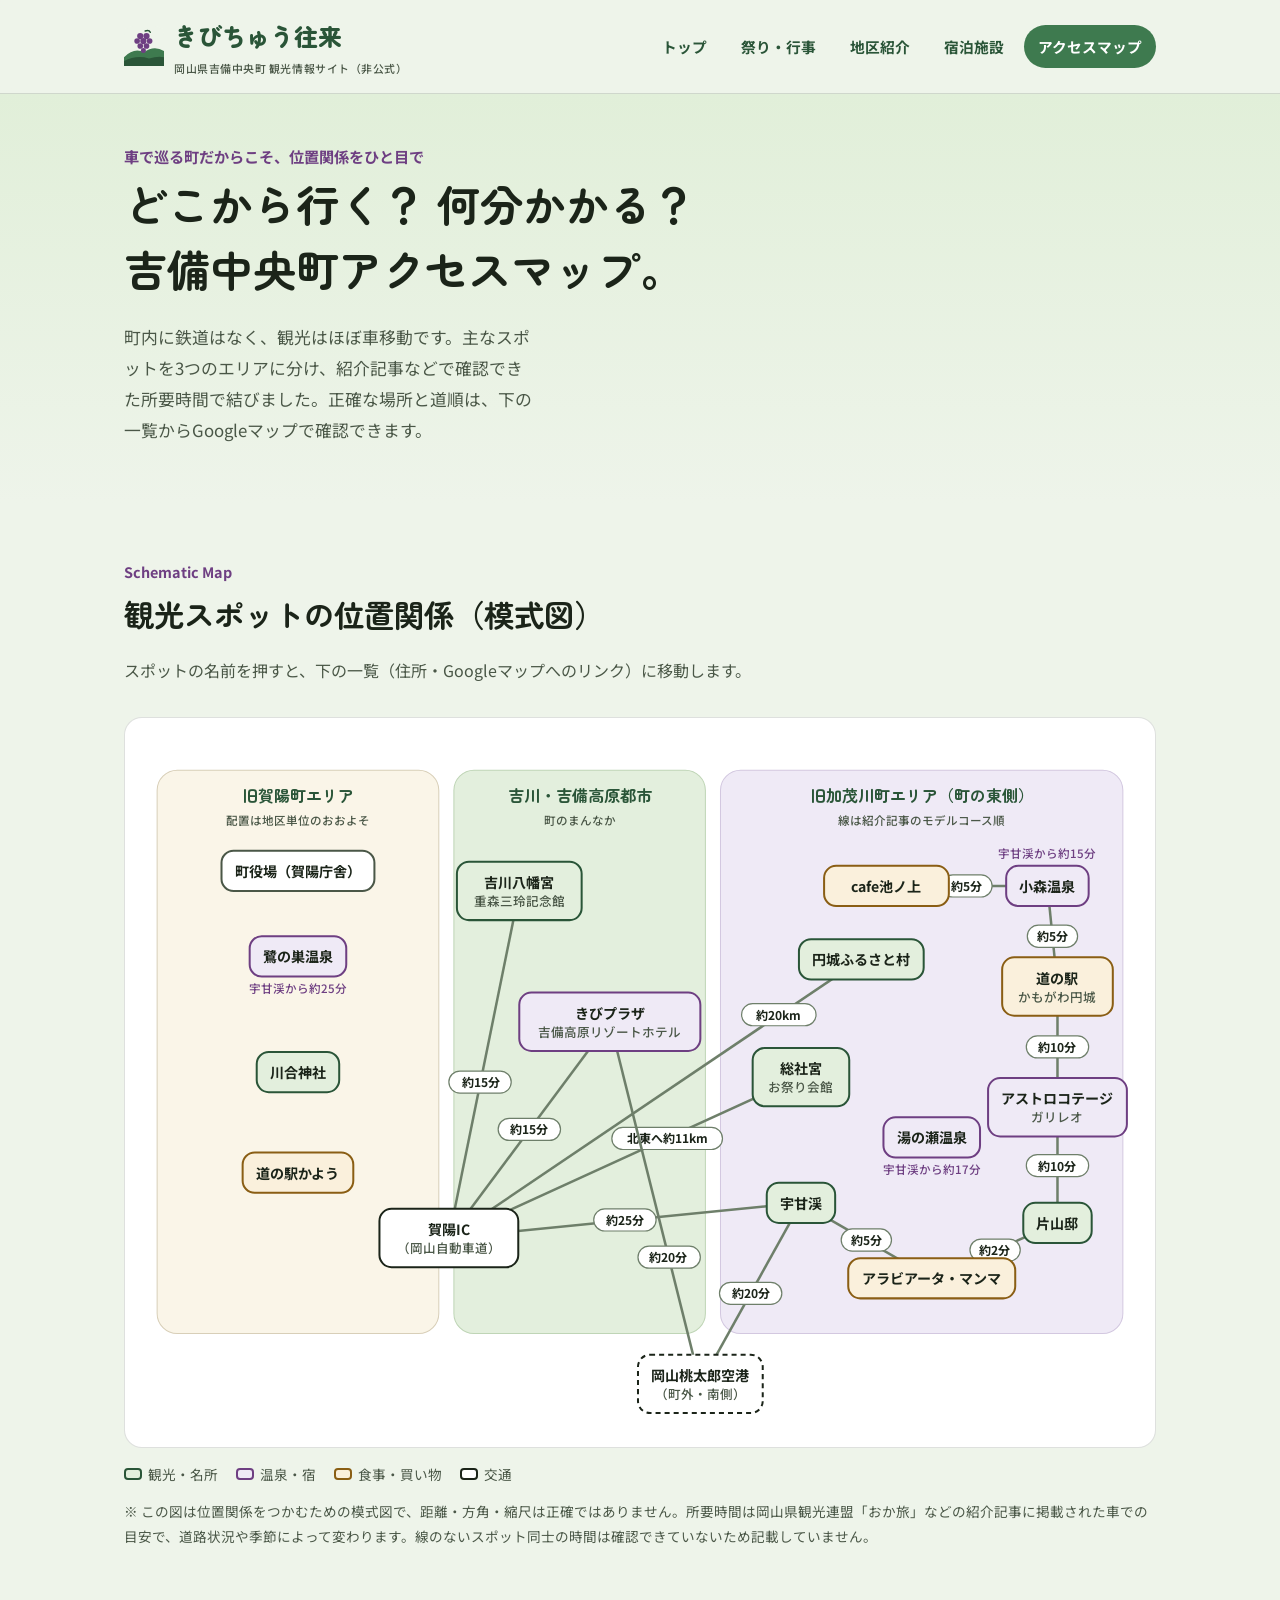
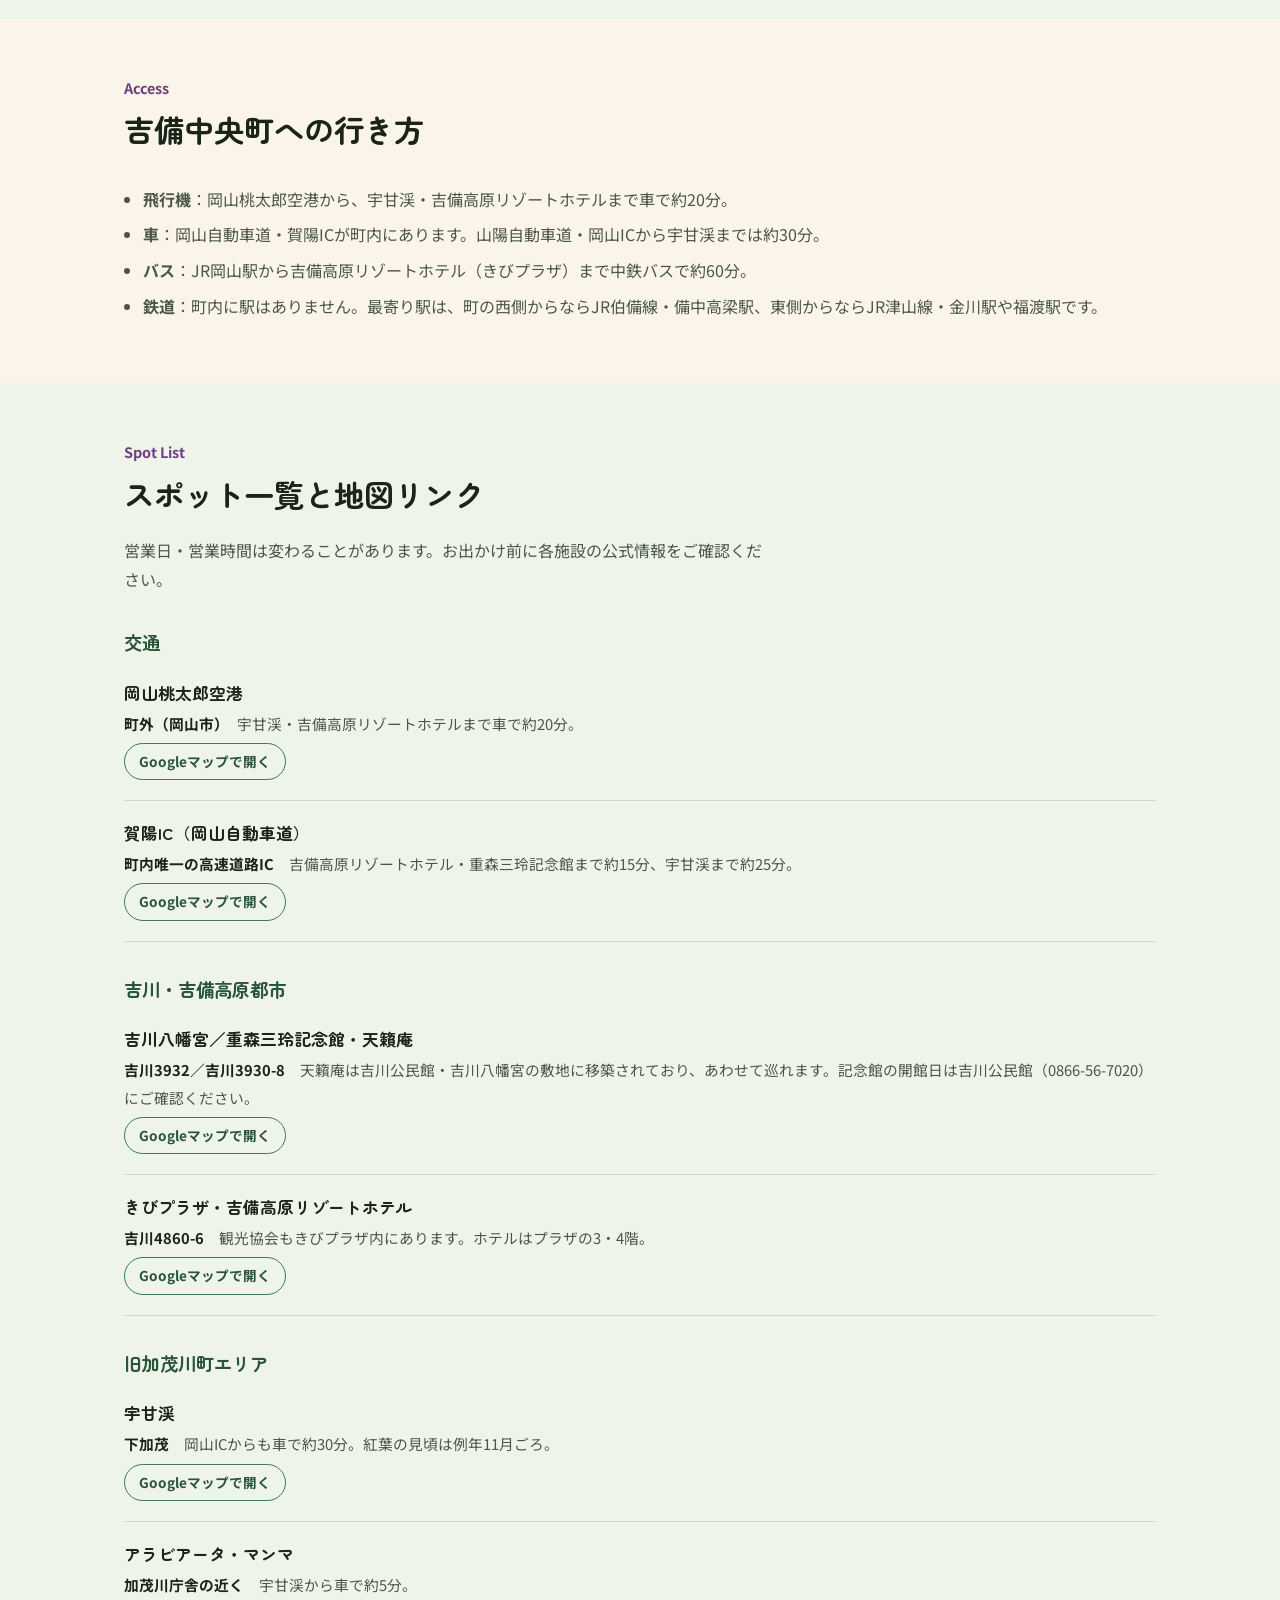
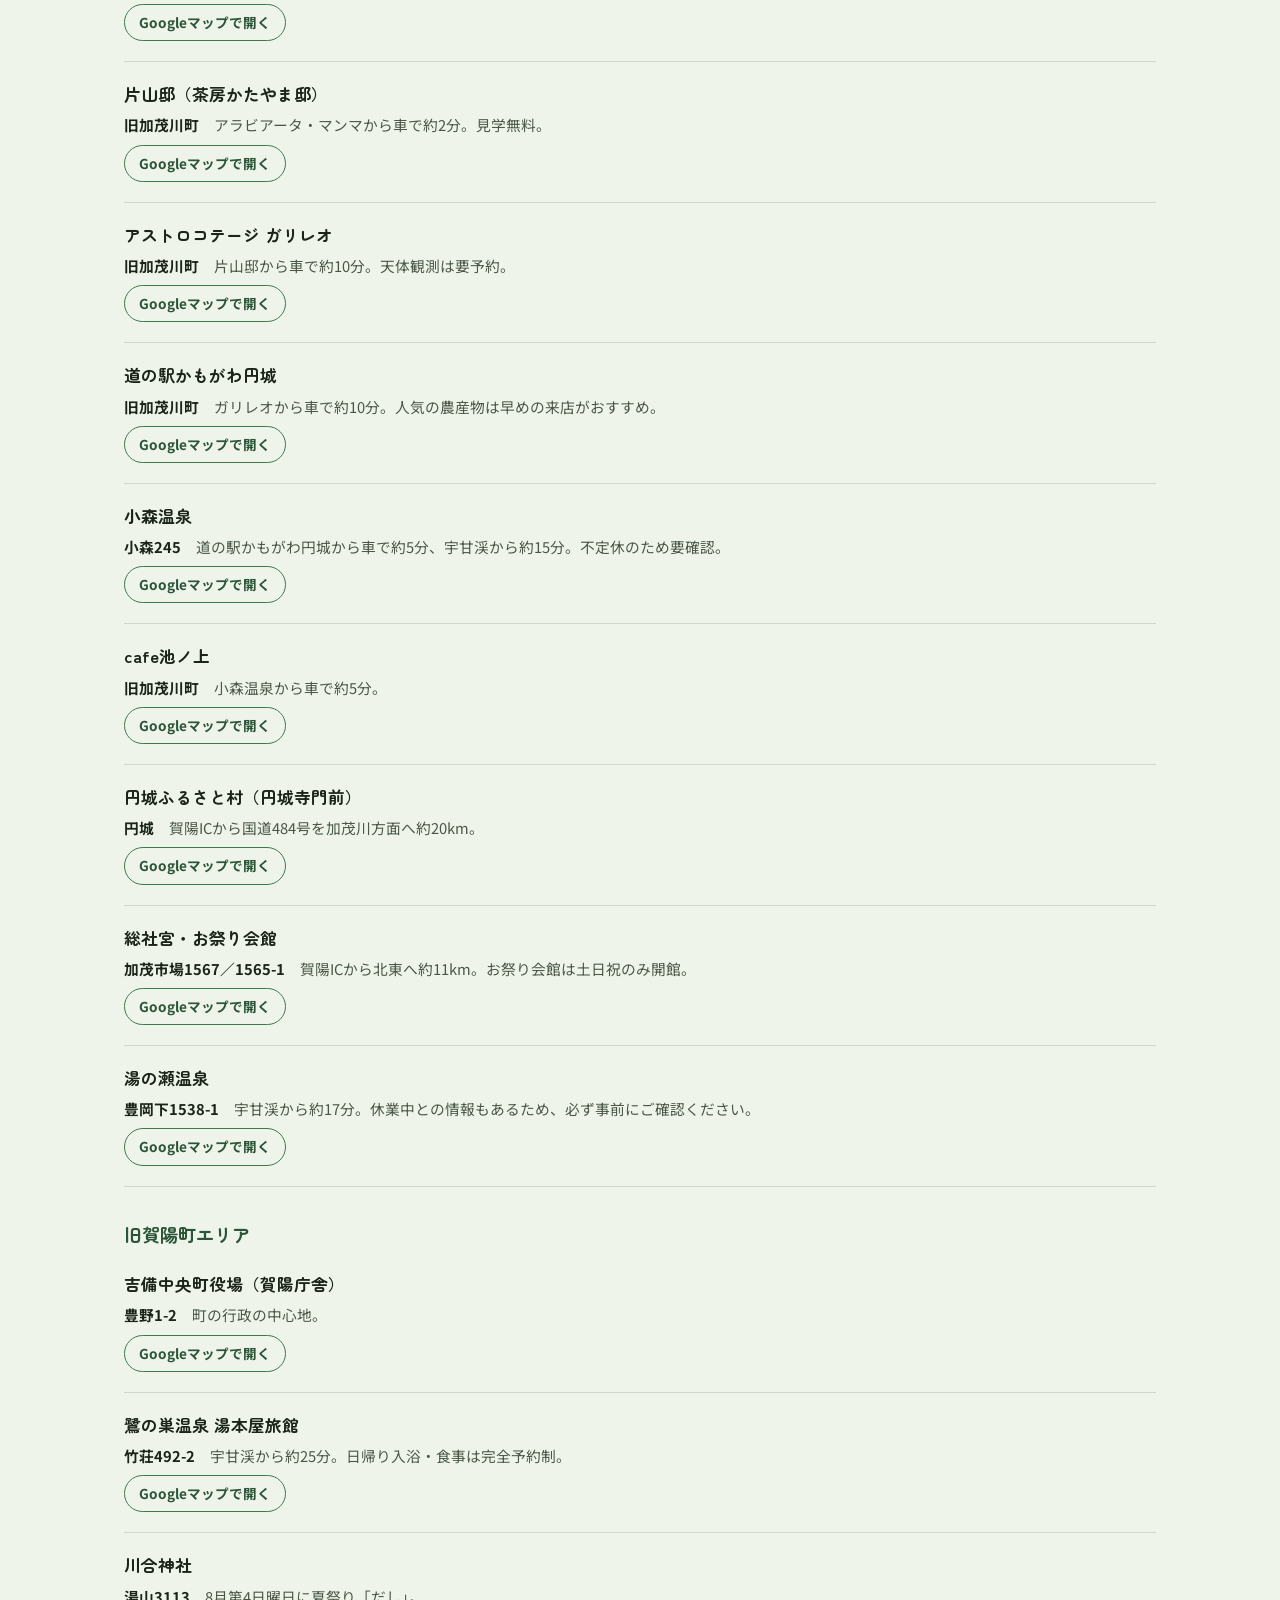
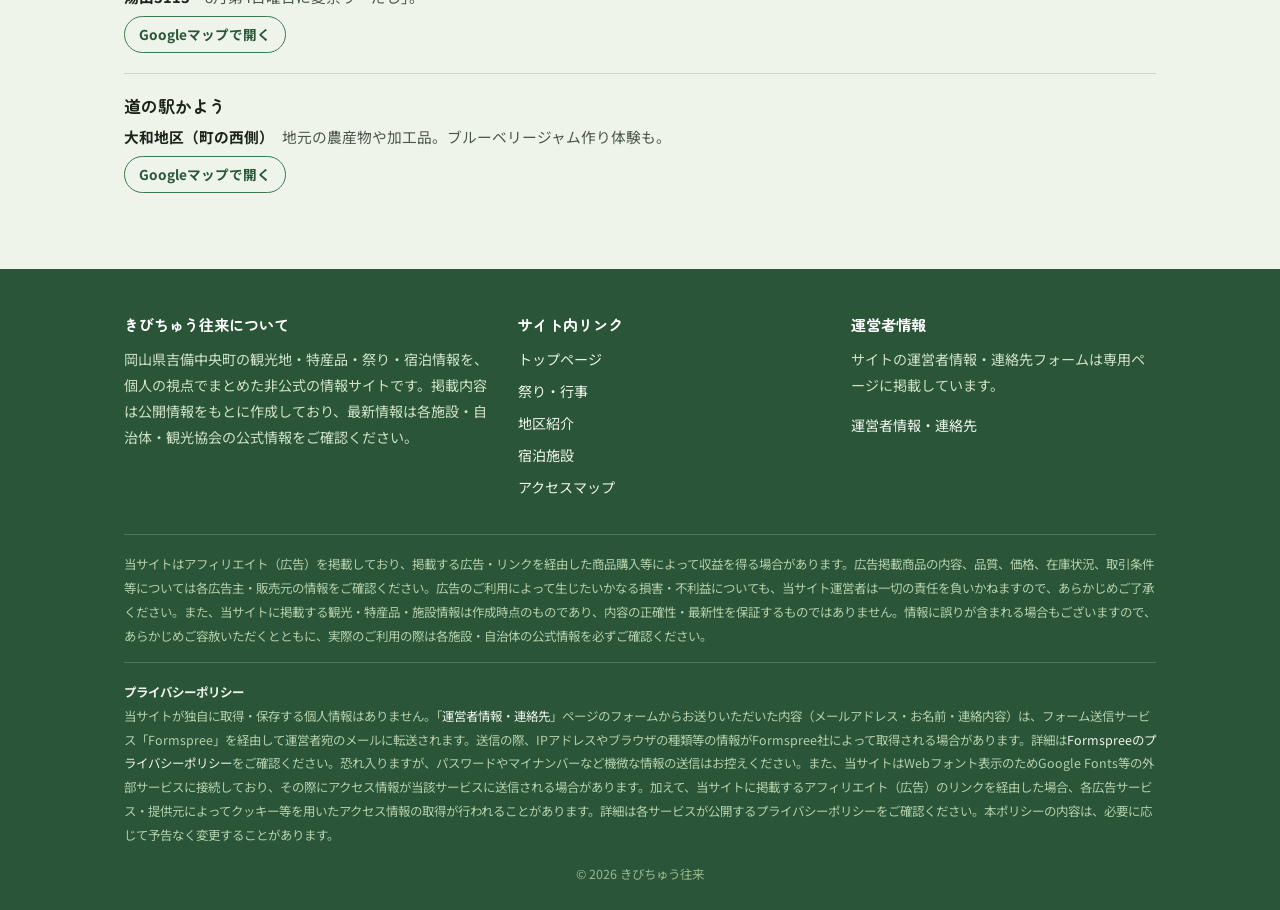
<file: map.html>
<!DOCTYPE html>
<html lang="ja">
<head>
<meta charset="UTF-8">
<meta name="viewport" content="width=device-width, initial-scale=1.0">
<meta name="robots" content="index, follow">
<link rel="canonical" href="https://leben-k.github.io/kibityu/map.html">
<title>アクセスマップ｜きびちゅう往来 - 岡山県吉備中央町 観光情報サイト</title>
<meta name="description" content="吉備中央町の主な観光地・温泉・道の駅の位置関係を、所要時間つきの模式図で紹介。各スポットの住所とGoogleマップへのリンクも掲載しています。">
<link rel="icon" type="image/svg+xml" href="favicon.svg">
<link rel="stylesheet" href="style.css">
<style>[hidden]{display:none !important;}</style>

<style>
.map-scroll{overflow-x:auto; background:#fff; border:1px solid var(--border-soft); border-radius:18px; padding:12px;}
.map-scroll svg{min-width:760px; width:100%; height:auto;}
.map-node rect{transition:none;}
.map-node:hover rect, .map-node:focus-visible rect{stroke-width:3.5;}
.map-node text.n1{font:700 14px 'Noto Sans JP',sans-serif; fill:#1B2419;}
.map-node text.n2{font:500 12.5px 'Noto Sans JP',sans-serif; fill:#4A5747;}
.zone{font:700 16px 'Zen Maru Gothic',sans-serif; fill:#2A5538;}
.zone-sub{font:500 11.5px 'Noto Sans JP',sans-serif; fill:#4A5747;}
.edge{stroke:#6E7F6A; stroke-width:2.5;}
.edge-label-bg{fill:#fff; stroke:#6E7F6A; stroke-width:1.2;}
.edge-label{font:700 12px 'Noto Sans JP',sans-serif; fill:#1B2419;}
.note{font:500 11.5px 'Noto Sans JP',sans-serif; fill:#6E3F82;}
.legend{display:flex; flex-wrap:wrap; gap:10px 18px; margin:14px 0 0; padding:0; list-style:none; font-size:0.85rem; color:var(--text-sub);}
.legend li{display:flex; align-items:center; gap:6px;}
.legend i{display:inline-block; width:18px; height:12px; border-radius:4px; border:2px solid;}
.spot-group{margin:34px 0 4px; font-size:1.15rem; color:var(--accent-blue-deep);}
.spot-addr{font-weight:700; color:var(--text-main);}
.map-link{display:inline-block; margin-top:6px; padding:5px 14px; border-radius:999px; border:1.5px solid var(--accent-blue); font-weight:700; font-size:0.85rem;}
.map-link:hover{background:var(--accent-blue); color:#fff; text-decoration:none;}
.lodging-item:target{background:var(--bg-cream); border-radius:12px; padding-left:12px;}
.access-list{margin:0; padding-left:1.2em; color:var(--text-sub);}
.access-list li{margin-bottom:6px;}
</style>
</head>
<body>

<header class="site-header">
  <div class="wrap">
    <div class="brand">
      <svg class="brand-icon" viewBox="0 0 64 64" aria-hidden="true"><rect width="64" height="64" rx="14" fill="#EEF4EA"/><path d="M0 50 Q16 34 32 42 Q48 30 64 40 L64 64 L0 64 Z" fill="#3E7A4F"/><path d="M0 56 Q20 46 40 52 Q54 48 64 50 L64 64 L0 64 Z" fill="#2A5538"/><path d="M34 8 q6 -2 8 2" stroke="#2A5538" stroke-width="2.5" fill="none" stroke-linecap="round"/><g fill="#6E3F82"><circle cx="26" cy="16" r="5"/><circle cx="36" cy="16" r="5"/><circle cx="31" cy="24" r="5"/><circle cx="21" cy="24" r="4.5"/><circle cx="41" cy="24" r="4.5"/><circle cx="26" cy="32" r="4.5"/><circle cx="36" cy="32" r="4.5"/><circle cx="31" cy="39" r="4"/></g></svg>
      <span>きびちゅう往来<span class="brand-sub">岡山県吉備中央町 観光情報サイト（非公式）</span></span>
    </div>
    <nav class="main-nav">
      <a href="index.html">トップ</a>
      <a href="matsuri.html">祭り・行事</a>
      <a href="areas.html">地区紹介</a>
      <a href="shukuhaku.html">宿泊施設</a>
      <a href="map.html" class="active">アクセスマップ</a>
    </nav>
  </div>
</header>

<section class="hero" style="padding:48px 0 40px;">
  <div class="wrap" style="grid-template-columns:1fr;">
    <div class="hero-copy">
      <span class="eyebrow">車で巡る町だからこそ、位置関係をひと目で</span>
      <h1>どこから行く？ 何分かかる？<br>吉備中央町アクセスマップ。</h1>
      <p>町内に鉄道はなく、観光はほぼ車移動です。主なスポットを3つのエリアに分け、紹介記事などで確認できた所要時間で結びました。正確な場所と道順は、下の一覧からGoogleマップで確認できます。</p>
    </div>
  </div>
</section>

<section class="section">
  <div class="wrap">
    <div class="section-head">
      <span class="tag">Schematic Map</span>
      <h2>観光スポットの位置関係（模式図）</h2>
      <p>スポットの名前を押すと、下の一覧（住所・Googleマップへのリンク）に移動します。</p>
    </div>
    <div class="map-scroll">
      <svg viewBox="0 0 1000 700" xmlns="http://www.w3.org/2000/svg" role="img" aria-labelledby="map-title map-desc">
  <title id="map-title">吉備中央町 観光スポットの位置関係（模式図）</title>
  <desc id="map-desc">旧賀陽町エリア、吉川・吉備高原都市エリア、旧加茂川町エリアの3つに分け、主な観光地と所要時間を線で結んだ模式図です。</desc>
  <rect x="20" y="40" width="280" height="560" rx="20" fill="#FAF5E8" stroke="#D8CFB8"/>
  <rect x="315" y="40" width="250" height="560" rx="20" fill="#E3EFDD" stroke="#BFD5B6"/>
  <rect x="580" y="40" width="400" height="560" rx="20" fill="#EFEAF6" stroke="#D3C8E0"/>
  <text x="160" y="72" text-anchor="middle" class="zone">旧賀陽町エリア</text>
  <text x="440" y="72" text-anchor="middle" class="zone">吉川・吉備高原都市</text>
  <text x="780" y="72" text-anchor="middle" class="zone">旧加茂川町エリア（町の東側）</text>
  <text x="160" y="94" text-anchor="middle" class="zone-sub">配置は地区単位のおおよそ</text>
  <text x="440" y="94" text-anchor="middle" class="zone-sub">町のまんなか</text>
  <text x="780" y="94" text-anchor="middle" class="zone-sub">線は紹介記事のモデルコース順</text>
  <line x1="310" y1="505" x2="470" y2="290" class="edge"/><rect x="359" y="386" width="62" height="22" rx="11" class="edge-label-bg"/><text x="390" y="402" text-anchor="middle" class="edge-label">約15分</text><line x1="310" y1="505" x2="380" y2="160" class="edge"/><rect x="310" y="339" width="62" height="22" rx="11" class="edge-label-bg"/><text x="342" y="355" text-anchor="middle" class="edge-label">約15分</text><line x1="310" y1="505" x2="660" y2="470" class="edge"/><rect x="454" y="476" width="62" height="22" rx="11" class="edge-label-bg"/><text x="485" y="492" text-anchor="middle" class="edge-label">約25分</text><line x1="310" y1="505" x2="660" y2="345" class="edge"/><rect x="472" y="395" width="110" height="22" rx="11" class="edge-label-bg"/><text x="527" y="411" text-anchor="middle" class="edge-label">北東へ約11km</text><line x1="310" y1="505" x2="720" y2="228" class="edge"/><rect x="601" y="272" width="74" height="22" rx="11" class="edge-label-bg"/><text x="638" y="288" text-anchor="middle" class="edge-label">約20km</text><line x1="560" y1="650" x2="470" y2="290" class="edge"/><rect x="498" y="513" width="62" height="22" rx="11" class="edge-label-bg"/><text x="528" y="529" text-anchor="middle" class="edge-label">約20分</text><line x1="560" y1="650" x2="660" y2="470" class="edge"/><rect x="579" y="549" width="62" height="22" rx="11" class="edge-label-bg"/><text x="610" y="565" text-anchor="middle" class="edge-label">約20分</text><line x1="660" y1="470" x2="790" y2="545" class="edge"/><rect x="700" y="496" width="50" height="22" rx="11" class="edge-label-bg"/><text x="725" y="512" text-anchor="middle" class="edge-label">約5分</text><line x1="790" y1="545" x2="915" y2="490" class="edge"/><rect x="828" y="506" width="50" height="22" rx="11" class="edge-label-bg"/><text x="852" y="522" text-anchor="middle" class="edge-label">約2分</text><line x1="915" y1="490" x2="915" y2="375" class="edge"/><rect x="884" y="422" width="62" height="22" rx="11" class="edge-label-bg"/><text x="915" y="438" text-anchor="middle" class="edge-label">約10分</text><line x1="915" y1="375" x2="915" y2="255" class="edge"/><rect x="884" y="304" width="62" height="22" rx="11" class="edge-label-bg"/><text x="915" y="320" text-anchor="middle" class="edge-label">約10分</text><line x1="915" y1="255" x2="905" y2="155" class="edge"/><rect x="885" y="194" width="50" height="22" rx="11" class="edge-label-bg"/><text x="910" y="210" text-anchor="middle" class="edge-label">約5分</text><line x1="905" y1="155" x2="745" y2="155" class="edge"/><rect x="800" y="144" width="50" height="22" rx="11" class="edge-label-bg"/><text x="825" y="160" text-anchor="middle" class="edge-label">約5分</text>
  <a href="#spot-ic" class="map-node"><rect x="241" y="476" width="138" height="58" rx="12" fill="#FFFFFF" stroke="#1B2419" stroke-width="2"/><text x="310" y="502" text-anchor="middle" class="n1">賀陽IC</text><text x="310" y="520" text-anchor="middle" class="n2">（岡山自動車道）</text></a><a href="#spot-airport" class="map-node"><rect x="498" y="621" width="124" height="58" rx="12" fill="#FFFFFF" stroke="#1B2419" stroke-width="2" stroke-dasharray="5 4"/><text x="560" y="647" text-anchor="middle" class="n1">岡山桃太郎空港</text><text x="560" y="665" text-anchor="middle" class="n2">（町外・南側）</text></a><a href="#spot-yoshikawa" class="map-node"><rect x="318" y="131" width="124" height="58" rx="12" fill="#E3EFDD" stroke="#2A5538" stroke-width="2"/><text x="380" y="157" text-anchor="middle" class="n1">吉川八幡宮</text><text x="380" y="175" text-anchor="middle" class="n2">重森三玲記念館</text></a><a href="#spot-plaza" class="map-node"><rect x="380" y="261" width="180" height="58" rx="12" fill="#EFEAF6" stroke="#6E3F82" stroke-width="2"/><text x="470" y="287" text-anchor="middle" class="n1">きびプラザ</text><text x="470" y="305" text-anchor="middle" class="n2">吉備高原リゾートホテル</text></a><a href="#spot-ukan" class="map-node"><rect x="626" y="450" width="68" height="40" rx="12" fill="#E3EFDD" stroke="#2A5538" stroke-width="2"/><text x="660" y="476" text-anchor="middle" class="n1">宇甘渓</text></a><a href="#spot-mamma" class="map-node"><rect x="707" y="525" width="166" height="40" rx="12" fill="#FAF0DC" stroke="#8A5E14" stroke-width="2"/><text x="790" y="551" text-anchor="middle" class="n1">アラビアータ・マンマ</text></a><a href="#spot-katayama" class="map-node"><rect x="881" y="470" width="68" height="40" rx="12" fill="#E3EFDD" stroke="#2A5538" stroke-width="2"/><text x="915" y="496" text-anchor="middle" class="n1">片山邸</text></a><a href="#spot-galileo" class="map-node"><rect x="846" y="346" width="138" height="58" rx="12" fill="#EFEAF6" stroke="#6E3F82" stroke-width="2"/><text x="915" y="372" text-anchor="middle" class="n1">アストロコテージ</text><text x="915" y="390" text-anchor="middle" class="n2">ガリレオ</text></a><a href="#spot-enjoeki" class="map-node"><rect x="860" y="226" width="110" height="58" rx="12" fill="#FAF0DC" stroke="#8A5E14" stroke-width="2"/><text x="915" y="252" text-anchor="middle" class="n1">道の駅</text><text x="915" y="270" text-anchor="middle" class="n2">かもがわ円城</text></a><a href="#spot-komori" class="map-node"><rect x="864" y="135" width="82" height="40" rx="12" fill="#EFEAF6" stroke="#6E3F82" stroke-width="2"/><text x="905" y="161" text-anchor="middle" class="n1">小森温泉</text></a><text x="905" y="127" text-anchor="middle" class="note">宇甘渓から約15分</text><a href="#spot-ikenoue" class="map-node"><rect x="683" y="135" width="124" height="40" rx="12" fill="#FAF0DC" stroke="#8A5E14" stroke-width="2"/><text x="745" y="161" text-anchor="middle" class="n1">cafe池ノ上</text></a><a href="#spot-enjo" class="map-node"><rect x="658" y="208" width="124" height="40" rx="12" fill="#E3EFDD" stroke="#2A5538" stroke-width="2"/><text x="720" y="234" text-anchor="middle" class="n1">円城ふるさと村</text></a><a href="#spot-sojagu" class="map-node"><rect x="612" y="316" width="96" height="58" rx="12" fill="#E3EFDD" stroke="#2A5538" stroke-width="2"/><text x="660" y="342" text-anchor="middle" class="n1">総社宮</text><text x="660" y="360" text-anchor="middle" class="n2">お祭り会館</text></a><a href="#spot-yunose" class="map-node"><rect x="742" y="385" width="96" height="40" rx="12" fill="#EFEAF6" stroke="#6E3F82" stroke-width="2"/><text x="790" y="411" text-anchor="middle" class="n1">湯の瀬温泉</text></a><text x="790" y="441" text-anchor="middle" class="note">宇甘渓から約17分</text><a href="#spot-yakuba" class="map-node"><rect x="84" y="120" width="152" height="40" rx="12" fill="#FFFFFF" stroke="#4A5747" stroke-width="2"/><text x="160" y="146" text-anchor="middle" class="n1">町役場（賀陽庁舎）</text></a><a href="#spot-saginosu" class="map-node"><rect x="112" y="205" width="96" height="40" rx="12" fill="#EFEAF6" stroke="#6E3F82" stroke-width="2"/><text x="160" y="231" text-anchor="middle" class="n1">鷺の巣温泉</text></a><text x="160" y="261" text-anchor="middle" class="note">宇甘渓から約25分</text><a href="#spot-kawai" class="map-node"><rect x="119" y="320" width="82" height="40" rx="12" fill="#E3EFDD" stroke="#2A5538" stroke-width="2"/><text x="160" y="346" text-anchor="middle" class="n1">川合神社</text></a><a href="#spot-kayo" class="map-node"><rect x="105" y="420" width="110" height="40" rx="12" fill="#FAF0DC" stroke="#8A5E14" stroke-width="2"/><text x="160" y="446" text-anchor="middle" class="n1">道の駅かよう</text></a>
</svg>
    </div>
    <ul class="legend"><li><i style="background:#E3EFDD;border-color:#2A5538"></i>観光・名所</li><li><i style="background:#EFEAF6;border-color:#6E3F82"></i>温泉・宿</li><li><i style="background:#FAF0DC;border-color:#8A5E14"></i>食事・買い物</li><li><i style="background:#FFFFFF;border-color:#1B2419"></i>交通</li></ul>
    <p style="font-size:0.85rem; color:var(--text-sub); margin-top:12px;">※ この図は位置関係をつかむための模式図で、距離・方角・縮尺は正確ではありません。所要時間は岡山県観光連盟「おか旅」などの紹介記事に掲載された車での目安で、道路状況や季節によって変わります。線のないスポット同士の時間は確認できていないため記載していません。</p>
  </div>
</section>

<section class="section alt-cream">
  <div class="wrap">
    <div class="section-head">
      <span class="tag">Access</span>
      <h2>吉備中央町への行き方</h2>
    </div>
    <ul class="access-list">
      <li><strong>飛行機</strong>：岡山桃太郎空港から、宇甘渓・吉備高原リゾートホテルまで車で約20分。</li>
      <li><strong>車</strong>：岡山自動車道・賀陽ICが町内にあります。山陽自動車道・岡山ICから宇甘渓までは約30分。</li>
      <li><strong>バス</strong>：JR岡山駅から吉備高原リゾートホテル（きびプラザ）まで中鉄バスで約60分。</li>
      <li><strong>鉄道</strong>：町内に駅はありません。最寄り駅は、町の西側からならJR伯備線・備中高梁駅、東側からならJR津山線・金川駅や福渡駅です。</li>
    </ul>
  </div>
</section>

<section class="section">
  <div class="wrap">
    <div class="section-head">
      <span class="tag">Spot List</span>
      <h2>スポット一覧と地図リンク</h2>
      <p>営業日・営業時間は変わることがあります。お出かけ前に各施設の公式情報をご確認ください。</p>
    </div>

    <h3 class="spot-group">交通</h3>
      <div class="lodging-item" id="spot-airport">
        <div>
          <h4>岡山桃太郎空港</h4>
          <p><span class="spot-addr">町外（岡山市）</span>　宇甘渓・吉備高原リゾートホテルまで車で約20分。</p>
          <p><a class="map-link" href="https://www.google.com/maps/search/?api=1&query=%E5%B2%A1%E5%B1%B1%E6%A1%83%E5%A4%AA%E9%83%8E%E7%A9%BA%E6%B8%AF" target="_blank" rel="noopener noreferrer">Googleマップで開く</a></p>
        </div>
      </div>
      <div class="lodging-item" id="spot-ic">
        <div>
          <h4>賀陽IC（岡山自動車道）</h4>
          <p><span class="spot-addr">町内唯一の高速道路IC</span>　吉備高原リゾートホテル・重森三玲記念館まで約15分、宇甘渓まで約25分。</p>
          <p><a class="map-link" href="https://www.google.com/maps/search/?api=1&query=%E8%B3%80%E9%99%BD%E3%82%A4%E3%83%B3%E3%82%BF%E3%83%BC%E3%83%81%E3%82%A7%E3%83%B3%E3%82%B8" target="_blank" rel="noopener noreferrer">Googleマップで開く</a></p>
        </div>
      </div>

    <h3 class="spot-group">吉川・吉備高原都市</h3>
      <div class="lodging-item" id="spot-yoshikawa">
        <div>
          <h4>吉川八幡宮／重森三玲記念館・天籟庵</h4>
          <p><span class="spot-addr">吉川3932／吉川3930-8</span>　天籟庵は吉川公民館・吉川八幡宮の敷地に移築されており、あわせて巡れます。記念館の開館日は吉川公民館（0866-56-7020）にご確認ください。</p>
          <p><a class="map-link" href="https://www.google.com/maps/search/?api=1&query=%E5%90%89%E5%B7%9D%E5%85%AB%E5%B9%A1%E5%AE%AE%20%E5%B2%A1%E5%B1%B1%E7%9C%8C%E5%8A%A0%E8%B3%80%E9%83%A1%E5%90%89%E5%82%99%E4%B8%AD%E5%A4%AE%E7%94%BA%E5%90%89%E5%B7%9D3932" target="_blank" rel="noopener noreferrer">Googleマップで開く</a></p>
        </div>
      </div>
      <div class="lodging-item" id="spot-plaza">
        <div>
          <h4>きびプラザ・吉備高原リゾートホテル</h4>
          <p><span class="spot-addr">吉川4860-6</span>　観光協会もきびプラザ内にあります。ホテルはプラザの3・4階。</p>
          <p><a class="map-link" href="https://www.google.com/maps/search/?api=1&query=%E3%81%8D%E3%81%B3%E3%83%97%E3%83%A9%E3%82%B6%20%E5%B2%A1%E5%B1%B1%E7%9C%8C%E5%8A%A0%E8%B3%80%E9%83%A1%E5%90%89%E5%82%99%E4%B8%AD%E5%A4%AE%E7%94%BA%E5%90%89%E5%B7%9D4860-6" target="_blank" rel="noopener noreferrer">Googleマップで開く</a></p>
        </div>
      </div>

    <h3 class="spot-group">旧加茂川町エリア</h3>
      <div class="lodging-item" id="spot-ukan">
        <div>
          <h4>宇甘渓</h4>
          <p><span class="spot-addr">下加茂</span>　岡山ICからも車で約30分。紅葉の見頃は例年11月ごろ。</p>
          <p><a class="map-link" href="https://www.google.com/maps/search/?api=1&query=%E5%AE%87%E7%94%98%E6%B8%93%20%E5%B2%A1%E5%B1%B1%E7%9C%8C%E5%8A%A0%E8%B3%80%E9%83%A1%E5%90%89%E5%82%99%E4%B8%AD%E5%A4%AE%E7%94%BA" target="_blank" rel="noopener noreferrer">Googleマップで開く</a></p>
        </div>
      </div>
      <div class="lodging-item" id="spot-mamma">
        <div>
          <h4>アラビアータ・マンマ</h4>
          <p><span class="spot-addr">加茂川庁舎の近く</span>　宇甘渓から車で約5分。</p>
          <p><a class="map-link" href="https://www.google.com/maps/search/?api=1&query=%E3%82%A2%E3%83%A9%E3%83%93%E3%82%A2%E3%83%BC%E3%82%BF%E3%83%BB%E3%83%9E%E3%83%B3%E3%83%9E%20%E5%90%89%E5%82%99%E4%B8%AD%E5%A4%AE%E7%94%BA" target="_blank" rel="noopener noreferrer">Googleマップで開く</a></p>
        </div>
      </div>
      <div class="lodging-item" id="spot-katayama">
        <div>
          <h4>片山邸（茶房かたやま邸）</h4>
          <p><span class="spot-addr">旧加茂川町</span>　アラビアータ・マンマから車で約2分。見学無料。</p>
          <p><a class="map-link" href="https://www.google.com/maps/search/?api=1&query=%E7%89%87%E5%B1%B1%E9%82%B8%20%E5%90%89%E5%82%99%E4%B8%AD%E5%A4%AE%E7%94%BA" target="_blank" rel="noopener noreferrer">Googleマップで開く</a></p>
        </div>
      </div>
      <div class="lodging-item" id="spot-galileo">
        <div>
          <h4>アストロコテージ ガリレオ</h4>
          <p><span class="spot-addr">旧加茂川町</span>　片山邸から車で約10分。天体観測は要予約。</p>
          <p><a class="map-link" href="https://www.google.com/maps/search/?api=1&query=%E3%82%A2%E3%82%B9%E3%83%88%E3%83%AD%E3%82%B3%E3%83%86%E3%83%BC%E3%82%B8%E3%82%AC%E3%83%AA%E3%83%AC%E3%82%AA%20%E5%90%89%E5%82%99%E4%B8%AD%E5%A4%AE%E7%94%BA" target="_blank" rel="noopener noreferrer">Googleマップで開く</a></p>
        </div>
      </div>
      <div class="lodging-item" id="spot-enjoeki">
        <div>
          <h4>道の駅かもがわ円城</h4>
          <p><span class="spot-addr">旧加茂川町</span>　ガリレオから車で約10分。人気の農産物は早めの来店がおすすめ。</p>
          <p><a class="map-link" href="https://www.google.com/maps/search/?api=1&query=%E9%81%93%E3%81%AE%E9%A7%85%E3%81%8B%E3%82%82%E3%81%8C%E3%82%8F%E5%86%86%E5%9F%8E" target="_blank" rel="noopener noreferrer">Googleマップで開く</a></p>
        </div>
      </div>
      <div class="lodging-item" id="spot-komori">
        <div>
          <h4>小森温泉</h4>
          <p><span class="spot-addr">小森245</span>　道の駅かもがわ円城から車で約5分、宇甘渓から約15分。不定休のため要確認。</p>
          <p><a class="map-link" href="https://www.google.com/maps/search/?api=1&query=%E5%B0%8F%E6%A3%AE%E6%B8%A9%E6%B3%89%20%E5%B2%A1%E5%B1%B1%E7%9C%8C%E5%8A%A0%E8%B3%80%E9%83%A1%E5%90%89%E5%82%99%E4%B8%AD%E5%A4%AE%E7%94%BA%E5%B0%8F%E6%A3%AE245" target="_blank" rel="noopener noreferrer">Googleマップで開く</a></p>
        </div>
      </div>
      <div class="lodging-item" id="spot-ikenoue">
        <div>
          <h4>cafe池ノ上</h4>
          <p><span class="spot-addr">旧加茂川町</span>　小森温泉から車で約5分。</p>
          <p><a class="map-link" href="https://www.google.com/maps/search/?api=1&query=cafe%E6%B1%A0%E3%83%8E%E4%B8%8A%20%E5%90%89%E5%82%99%E4%B8%AD%E5%A4%AE%E7%94%BA" target="_blank" rel="noopener noreferrer">Googleマップで開く</a></p>
        </div>
      </div>
      <div class="lodging-item" id="spot-enjo">
        <div>
          <h4>円城ふるさと村（円城寺門前）</h4>
          <p><span class="spot-addr">円城</span>　賀陽ICから国道484号を加茂川方面へ約20km。</p>
          <p><a class="map-link" href="https://www.google.com/maps/search/?api=1&query=%E5%86%86%E5%9F%8E%E5%AF%BA%20%E5%B2%A1%E5%B1%B1%E7%9C%8C%E5%8A%A0%E8%B3%80%E9%83%A1%E5%90%89%E5%82%99%E4%B8%AD%E5%A4%AE%E7%94%BA%E5%86%86%E5%9F%8E" target="_blank" rel="noopener noreferrer">Googleマップで開く</a></p>
        </div>
      </div>
      <div class="lodging-item" id="spot-sojagu">
        <div>
          <h4>総社宮・お祭り会館</h4>
          <p><span class="spot-addr">加茂市場1567／1565-1</span>　賀陽ICから北東へ約11km。お祭り会館は土日祝のみ開館。</p>
          <p><a class="map-link" href="https://www.google.com/maps/search/?api=1&query=%E7%B7%8F%E7%A4%BE%E5%AE%AE%20%E5%B2%A1%E5%B1%B1%E7%9C%8C%E5%8A%A0%E8%B3%80%E9%83%A1%E5%90%89%E5%82%99%E4%B8%AD%E5%A4%AE%E7%94%BA%E5%8A%A0%E8%8C%82%E5%B8%82%E5%A0%B41567" target="_blank" rel="noopener noreferrer">Googleマップで開く</a></p>
        </div>
      </div>
      <div class="lodging-item" id="spot-yunose">
        <div>
          <h4>湯の瀬温泉</h4>
          <p><span class="spot-addr">豊岡下1538-1</span>　宇甘渓から約17分。休業中との情報もあるため、必ず事前にご確認ください。</p>
          <p><a class="map-link" href="https://www.google.com/maps/search/?api=1&query=%E6%B9%AF%E3%81%AE%E7%80%AC%E6%B8%A9%E6%B3%89%20%E5%B2%A1%E5%B1%B1%E7%9C%8C%E5%8A%A0%E8%B3%80%E9%83%A1%E5%90%89%E5%82%99%E4%B8%AD%E5%A4%AE%E7%94%BA%E8%B1%8A%E5%B2%A1%E4%B8%8B1538-1" target="_blank" rel="noopener noreferrer">Googleマップで開く</a></p>
        </div>
      </div>

    <h3 class="spot-group">旧賀陽町エリア</h3>
      <div class="lodging-item" id="spot-yakuba">
        <div>
          <h4>吉備中央町役場（賀陽庁舎）</h4>
          <p><span class="spot-addr">豊野1-2</span>　町の行政の中心地。</p>
          <p><a class="map-link" href="https://www.google.com/maps/search/?api=1&query=%E5%90%89%E5%82%99%E4%B8%AD%E5%A4%AE%E7%94%BA%E5%BD%B9%E5%A0%B4%20%E5%B2%A1%E5%B1%B1%E7%9C%8C%E5%8A%A0%E8%B3%80%E9%83%A1%E5%90%89%E5%82%99%E4%B8%AD%E5%A4%AE%E7%94%BA%E8%B1%8A%E9%87%8E1-2" target="_blank" rel="noopener noreferrer">Googleマップで開く</a></p>
        </div>
      </div>
      <div class="lodging-item" id="spot-saginosu">
        <div>
          <h4>鷺の巣温泉 湯本屋旅館</h4>
          <p><span class="spot-addr">竹荘492-2</span>　宇甘渓から約25分。日帰り入浴・食事は完全予約制。</p>
          <p><a class="map-link" href="https://www.google.com/maps/search/?api=1&query=%E9%B7%BA%E3%81%AE%E5%B7%A3%E6%B8%A9%E6%B3%89%20%E5%B2%A1%E5%B1%B1%E7%9C%8C%E5%8A%A0%E8%B3%80%E9%83%A1%E5%90%89%E5%82%99%E4%B8%AD%E5%A4%AE%E7%94%BA%E7%AB%B9%E8%8D%98492-2" target="_blank" rel="noopener noreferrer">Googleマップで開く</a></p>
        </div>
      </div>
      <div class="lodging-item" id="spot-kawai">
        <div>
          <h4>川合神社</h4>
          <p><span class="spot-addr">湯山3113</span>　8月第4日曜日に夏祭り「だし」。</p>
          <p><a class="map-link" href="https://www.google.com/maps/search/?api=1&query=%E5%B7%9D%E5%90%88%E7%A5%9E%E7%A4%BE%20%E5%B2%A1%E5%B1%B1%E7%9C%8C%E5%8A%A0%E8%B3%80%E9%83%A1%E5%90%89%E5%82%99%E4%B8%AD%E5%A4%AE%E7%94%BA%E6%B9%AF%E5%B1%B13113" target="_blank" rel="noopener noreferrer">Googleマップで開く</a></p>
        </div>
      </div>
      <div class="lodging-item" id="spot-kayo">
        <div>
          <h4>道の駅かよう</h4>
          <p><span class="spot-addr">大和地区（町の西側）</span>　地元の農産物や加工品。ブルーベリージャム作り体験も。</p>
          <p><a class="map-link" href="https://www.google.com/maps/search/?api=1&query=%E9%81%93%E3%81%AE%E9%A7%85%E3%81%8B%E3%82%88%E3%81%86" target="_blank" rel="noopener noreferrer">Googleマップで開く</a></p>
        </div>
      </div>

  </div>
</section>

<!-- ===================== アフィリエイト広告（下部） ===================== -->
<section class="section alt-lavender" hidden>
  <div class="wrap">
    <div class="section-head">
      <span class="tag">PR</span>
      <h2>広告</h2>
    </div>
    <div class="ad-row" style="grid-template-columns:1fr;">
      <!-- アフィリエイト広告2 ここに挿入してください -->
      <div class="ad-slot" data-ad-slot="ad2" hidden>
        <span class="ad-label">広告</span>
        <div class="ad-body"></div>
      </div>
    </div>
  </div>
</section>

<footer class="site-footer">
  <div class="wrap">
    <div class="footer-grid">
      <div>
        <h4>きびちゅう往来について</h4>
        <p>岡山県吉備中央町の観光地・特産品・祭り・宿泊情報を、個人の視点でまとめた非公式の情報サイトです。掲載内容は公開情報をもとに作成しており、最新情報は各施設・自治体・観光協会の公式情報をご確認ください。</p>
      </div>
      <div>
        <h4>サイト内リンク</h4>
        <ul>
          <li><a href="index.html">トップページ</a></li>
          <li><a href="matsuri.html">祭り・行事</a></li>
          <li><a href="areas.html">地区紹介</a></li>
          <li><a href="shukuhaku.html">宿泊施設</a></li>
          <li><a href="map.html">アクセスマップ</a></li>
        </ul>
      </div>
      <div>
        <h4>運営者情報</h4>
        <p>サイトの運営者情報・連絡先フォームは専用ページに掲載しています。</p>
        <ul>
          <li><a href="unei.html">運営者情報・連絡先</a></li>
        </ul>
      </div>
    </div>
    <div class="disclaimer">
      当サイトはアフィリエイト（広告）を掲載しており、掲載する広告・リンクを経由した商品購入等によって収益を得る場合があります。広告掲載商品の内容、品質、価格、在庫状況、取引条件等については各広告主・販売元の情報をご確認ください。広告のご利用によって生じたいかなる損害・不利益についても、当サイト運営者は一切の責任を負いかねますので、あらかじめご了承ください。また、当サイトに掲載する観光・特産品・施設情報は作成時点のものであり、内容の正確性・最新性を保証するものではありません。情報に誤りが含まれる場合もございますので、あらかじめご容赦いただくとともに、実際のご利用の際は各施設・自治体の公式情報を必ずご確認ください。
    </div>
    <div class="disclaimer" style="margin-top:14px;">
      <strong style="color:#EEF4EA;">プライバシーポリシー</strong><br>
      当サイトが独自に取得・保存する個人情報はありません。「<a href="unei.html">運営者情報・連絡先</a>」ページのフォームからお送りいただいた内容（メールアドレス・お名前・連絡内容）は、フォーム送信サービス「Formspree」を経由して運営者宛のメールに転送されます。送信の際、IPアドレスやブラウザの種類等の情報がFormspree社によって取得される場合があります。詳細は<a href="https://formspree.io/legal/privacy-policy/" target="_blank" rel="noopener noreferrer">Formspreeのプライバシーポリシー</a>をご確認ください。恐れ入りますが、パスワードやマイナンバーなど機微な情報の送信はお控えください。また、当サイトはWebフォント表示のためGoogle Fonts等の外部サービスに接続しており、その際にアクセス情報が当該サービスに送信される場合があります。加えて、当サイトに掲載するアフィリエイト（広告）のリンクを経由した場合、各広告サービス・提供元によってクッキー等を用いたアクセス情報の取得が行われることがあります。詳細は各サービスが公開するプライバシーポリシーをご確認ください。本ポリシーの内容は、必要に応じて予告なく変更することがあります。
    </div>
    <div class="copyright"><span id="copyright-text">© 2026 きびちゅう往来</span></div>
  </div>
</footer>

<script>
(function(){
  var startYear = 2026;
  var currentYear = new Date().getFullYear();
  var yearText = currentYear > startYear ? (startYear + '-' + currentYear) : String(startYear);
  var el = document.getElementById('copyright-text');
  if (el) { el.textContent = '\u00A9 ' + yearText + ' きびちゅう往来'; }
})();
</script>
<script src="ads.js" defer></script>
</body>
</html>
</file>
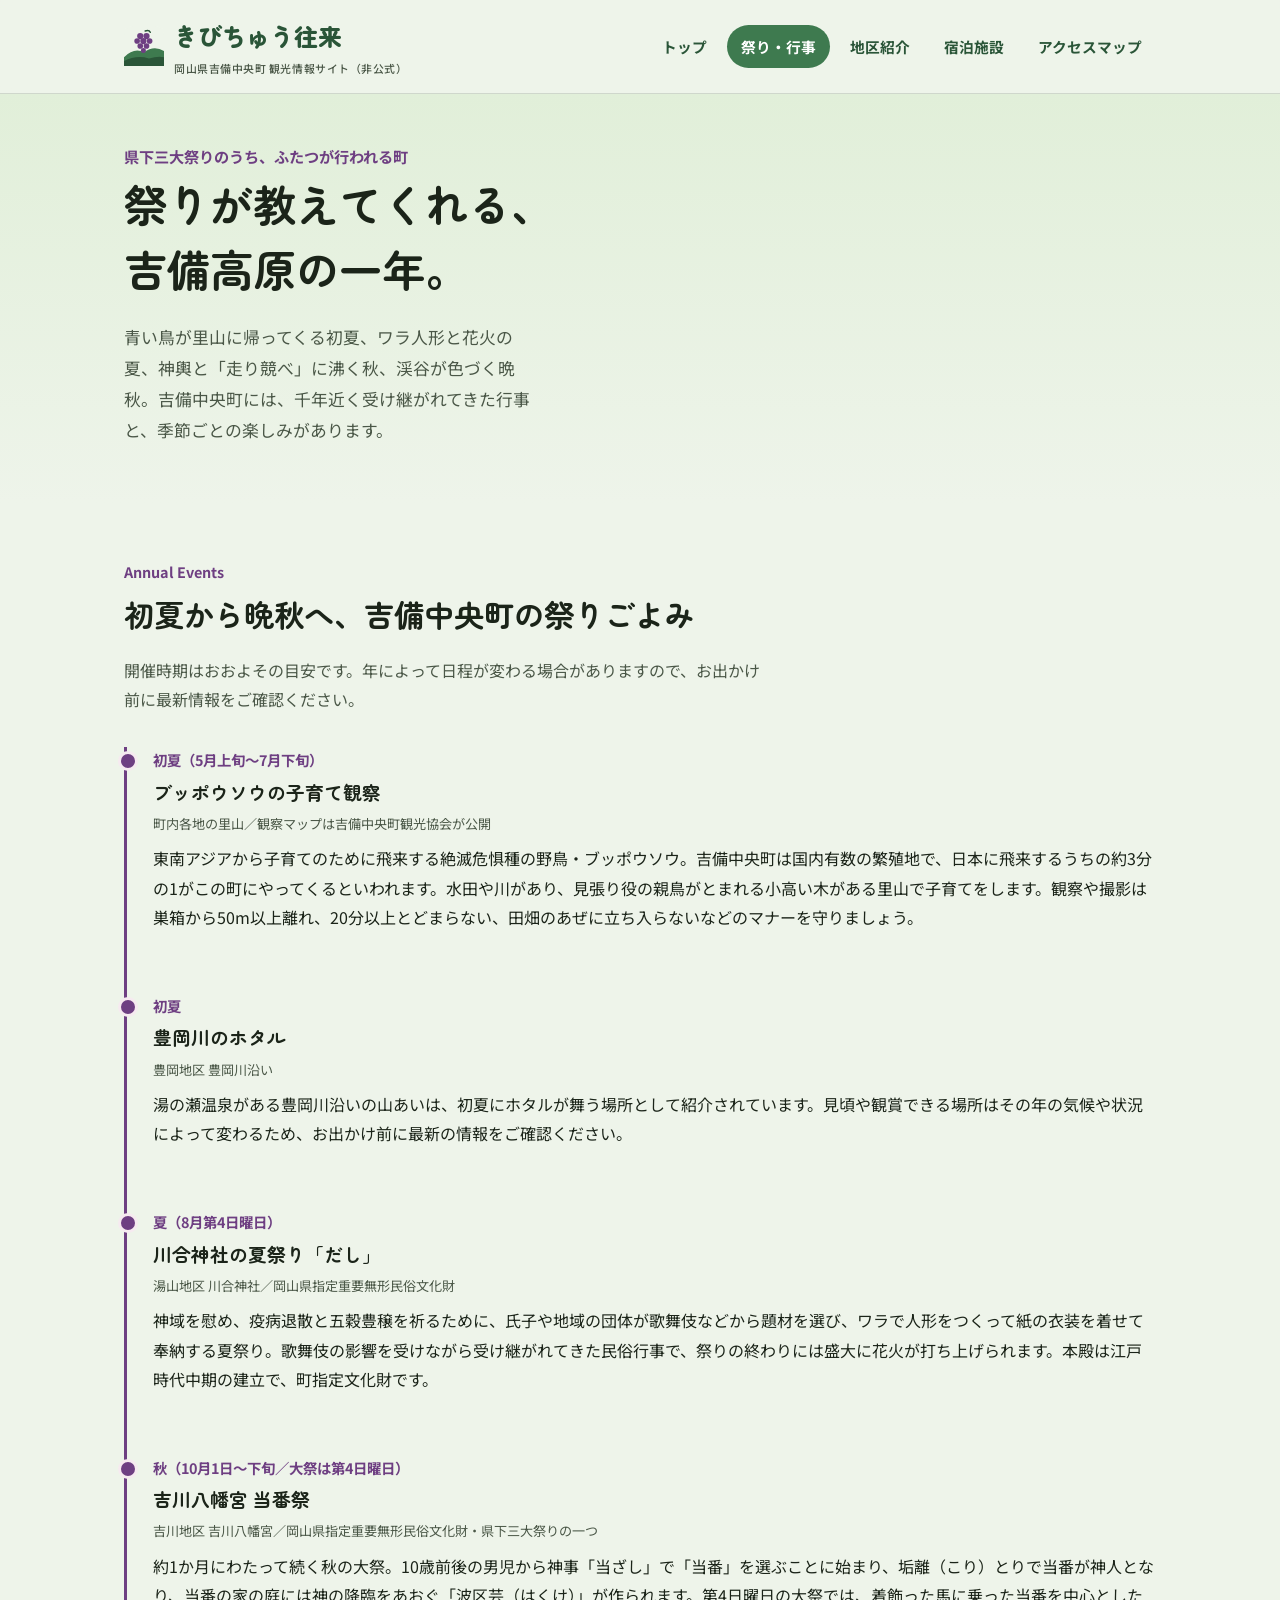
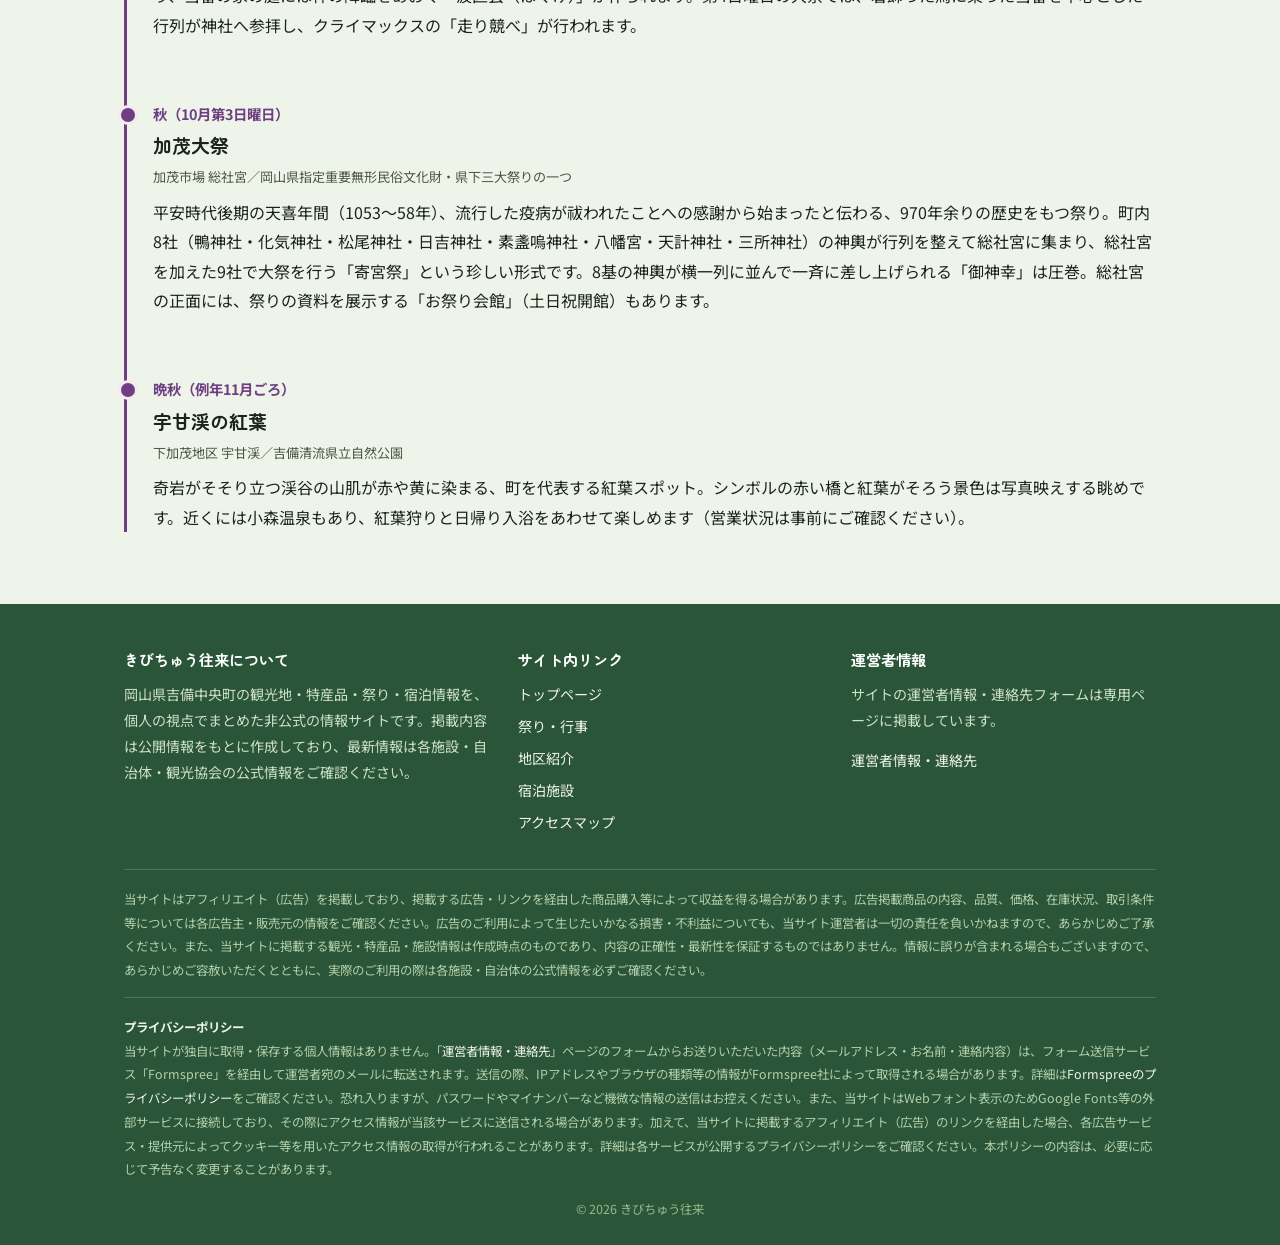
<file: matsuri.html>
<!DOCTYPE html>
<html lang="ja">
<head>
<meta charset="UTF-8">
<meta name="viewport" content="width=device-width, initial-scale=1.0">
<meta name="robots" content="index, follow">
<link rel="canonical" href="https://leben-k.github.io/kibityu/matsuri.html">
<title>祭り・行事｜きびちゅう往来 - 岡山県吉備中央町 観光情報サイト</title>
<meta name="description" content="吉備中央町の四季を彩る祭りと行事をまとめてご紹介。県下三大祭りに数えられる加茂大祭と吉川八幡宮当番祭、川合神社の夏祭り、ブッポウソウ観察や宇甘渓の紅葉など、季節ごとの見どころを解説します。">
<link rel="icon" type="image/svg+xml" href="favicon.svg">
<link rel="stylesheet" href="style.css">
<style>[hidden]{display:none !important;}</style>
</head>
<body>

<header class="site-header">
  <div class="wrap">
    <div class="brand">
      <svg class="brand-icon" viewBox="0 0 64 64" aria-hidden="true"><rect width="64" height="64" rx="14" fill="#EEF4EA"/><path d="M0 50 Q16 34 32 42 Q48 30 64 40 L64 64 L0 64 Z" fill="#3E7A4F"/><path d="M0 56 Q20 46 40 52 Q54 48 64 50 L64 64 L0 64 Z" fill="#2A5538"/><path d="M34 8 q6 -2 8 2" stroke="#2A5538" stroke-width="2.5" fill="none" stroke-linecap="round"/><g fill="#6E3F82"><circle cx="26" cy="16" r="5"/><circle cx="36" cy="16" r="5"/><circle cx="31" cy="24" r="5"/><circle cx="21" cy="24" r="4.5"/><circle cx="41" cy="24" r="4.5"/><circle cx="26" cy="32" r="4.5"/><circle cx="36" cy="32" r="4.5"/><circle cx="31" cy="39" r="4"/></g></svg>
      <span>きびちゅう往来<span class="brand-sub">岡山県吉備中央町 観光情報サイト（非公式）</span></span>
    </div>
    <nav class="main-nav">
      <a href="index.html">トップ</a>
      <a href="matsuri.html" class="active">祭り・行事</a>
      <a href="areas.html">地区紹介</a>
      <a href="shukuhaku.html">宿泊施設</a>
      <a href="map.html">アクセスマップ</a>
    </nav>
  </div>
</header>

<section class="hero" style="padding:48px 0 40px;">
  <div class="wrap" style="grid-template-columns:1fr;">
    <div class="hero-copy">
      <span class="eyebrow">県下三大祭りのうち、ふたつが行われる町</span>
      <h1>祭りが教えてくれる、<br>吉備高原の一年。</h1>
      <p>青い鳥が里山に帰ってくる初夏、ワラ人形と花火の夏、神輿と「走り競べ」に沸く秋、渓谷が色づく晩秋。吉備中央町には、千年近く受け継がれてきた行事と、季節ごとの楽しみがあります。</p>
    </div>
  </div>
</section>

<section class="section">
  <div class="wrap">
    <div class="section-head">
      <span class="tag">Annual Events</span>
      <h2>初夏から晩秋へ、吉備中央町の祭りごよみ</h2>
      <p>開催時期はおおよその目安です。年によって日程が変わる場合がありますので、お出かけ前に最新情報をご確認ください。</p>
    </div>

    <div class="timeline">

      <div class="timeline-item">
        <div class="season">初夏（5月上旬〜7月下旬）</div>
        <h3>ブッポウソウの子育て観察</h3>
        <div class="meta">町内各地の里山／観察マップは吉備中央町観光協会が公開</div>
        <p>東南アジアから子育てのために飛来する絶滅危惧種の野鳥・ブッポウソウ。吉備中央町は国内有数の繁殖地で、日本に飛来するうちの約3分の1がこの町にやってくるといわれます。水田や川があり、見張り役の親鳥がとまれる小高い木がある里山で子育てをします。観察や撮影は巣箱から50m以上離れ、20分以上とどまらない、田畑のあぜに立ち入らないなどのマナーを守りましょう。</p>
      </div>

      <div class="timeline-item">
        <div class="season">初夏</div>
        <h3>豊岡川のホタル</h3>
        <div class="meta">豊岡地区 豊岡川沿い</div>
        <p>湯の瀬温泉がある豊岡川沿いの山あいは、初夏にホタルが舞う場所として紹介されています。見頃や観賞できる場所はその年の気候や状況によって変わるため、お出かけ前に最新の情報をご確認ください。</p>
      </div>

      <div class="timeline-item">
        <div class="season">夏（8月第4日曜日）</div>
        <h3>川合神社の夏祭り「だし」</h3>
        <div class="meta">湯山地区 川合神社／岡山県指定重要無形民俗文化財</div>
        <p>神域を慰め、疫病退散と五穀豊穣を祈るために、氏子や地域の団体が歌舞伎などから題材を選び、ワラで人形をつくって紙の衣装を着せて奉納する夏祭り。歌舞伎の影響を受けながら受け継がれてきた民俗行事で、祭りの終わりには盛大に花火が打ち上げられます。本殿は江戸時代中期の建立で、町指定文化財です。</p>
      </div>

      <div class="timeline-item">
        <div class="season">秋（10月1日〜下旬／大祭は第4日曜日）</div>
        <h3>吉川八幡宮 当番祭</h3>
        <div class="meta">吉川地区 吉川八幡宮／岡山県指定重要無形民俗文化財・県下三大祭りの一つ</div>
        <p>約1か月にわたって続く秋の大祭。10歳前後の男児から神事「当ざし」で「当番」を選ぶことに始まり、垢離（こり）とりで当番が神人となり、当番の家の庭には神の降臨をあおぐ「波区芸（はくけ）」が作られます。第4日曜日の大祭では、着飾った馬に乗った当番を中心とした行列が神社へ参拝し、クライマックスの「走り競べ」が行われます。</p>
      </div>

      <div class="timeline-item">
        <div class="season">秋（10月第3日曜日）</div>
        <h3>加茂大祭</h3>
        <div class="meta">加茂市場 総社宮／岡山県指定重要無形民俗文化財・県下三大祭りの一つ</div>
        <p>平安時代後期の天喜年間（1053〜58年）、流行した疫病が祓われたことへの感謝から始まったと伝わる、970年余りの歴史をもつ祭り。町内8社（鴨神社・化気神社・松尾神社・日吉神社・素盞嗚神社・八幡宮・天計神社・三所神社）の神輿が行列を整えて総社宮に集まり、総社宮を加えた9社で大祭を行う「寄宮祭」という珍しい形式です。8基の神輿が横一列に並んで一斉に差し上げられる「御神幸」は圧巻。総社宮の正面には、祭りの資料を展示する「お祭り会館」（土日祝開館）もあります。</p>
      </div>

      <div class="timeline-item">
        <div class="season">晩秋（例年11月ごろ）</div>
        <h3>宇甘渓の紅葉</h3>
        <div class="meta">下加茂地区 宇甘渓／吉備清流県立自然公園</div>
        <p>奇岩がそそり立つ渓谷の山肌が赤や黄に染まる、町を代表する紅葉スポット。シンボルの赤い橋と紅葉がそろう景色は写真映えする眺めです。近くには小森温泉もあり、紅葉狩りと日帰り入浴をあわせて楽しめます（営業状況は事前にご確認ください）。</p>
      </div>

    </div>
    <!-- ふるさと納税広告枠 -->
    <div class="furusato-block" hidden>
      <span class="furusato-label">ふるさと納税で応援する（吉備中央町の返礼品）</span>
      <div class="furusato-grid">
        <!-- ふるさと納税アフィリエイト広告 4 ここに挿入 -->
        <div class="furusato-slot" data-ad-slot="furusato4" hidden><div class="ad-body"></div></div>
      </div>
    </div>
  </div>
</section>

<!-- ===================== アフィリエイト広告（下部） ===================== -->
<section class="section alt-blush" hidden>
  <div class="wrap">
    <div class="section-head">
      <span class="tag">PR</span>
      <h2>広告</h2>
    </div>
    <div class="ad-row" style="grid-template-columns:1fr;">
      <!-- アフィリエイト広告3 ここに挿入してください -->
      <div class="ad-slot" data-ad-slot="ad3" hidden>
        <span class="ad-label">広告</span>
        <div class="ad-body"></div>
      </div>
    </div>
  </div>
</section>

<footer class="site-footer">
  <div class="wrap">
    <div class="footer-grid">
      <div>
        <h4>きびちゅう往来について</h4>
        <p>岡山県吉備中央町の観光地・特産品・祭り・宿泊情報を、個人の視点でまとめた非公式の情報サイトです。掲載内容は公開情報をもとに作成しており、最新情報は各施設・自治体・観光協会の公式情報をご確認ください。</p>
      </div>
      <div>
        <h4>サイト内リンク</h4>
        <ul>
          <li><a href="index.html">トップページ</a></li>
          <li><a href="matsuri.html">祭り・行事</a></li>
          <li><a href="areas.html">地区紹介</a></li>
          <li><a href="shukuhaku.html">宿泊施設</a></li>
          <li><a href="map.html">アクセスマップ</a></li>
        </ul>
      </div>
      <div>
        <h4>運営者情報</h4>
        <p>サイトの運営者情報・連絡先フォームは専用ページに掲載しています。</p>
        <ul>
          <li><a href="unei.html">運営者情報・連絡先</a></li>
        </ul>
      </div>
    </div>
    <div class="disclaimer">
      当サイトはアフィリエイト（広告）を掲載しており、掲載する広告・リンクを経由した商品購入等によって収益を得る場合があります。広告掲載商品の内容、品質、価格、在庫状況、取引条件等については各広告主・販売元の情報をご確認ください。広告のご利用によって生じたいかなる損害・不利益についても、当サイト運営者は一切の責任を負いかねますので、あらかじめご了承ください。また、当サイトに掲載する観光・特産品・施設情報は作成時点のものであり、内容の正確性・最新性を保証するものではありません。情報に誤りが含まれる場合もございますので、あらかじめご容赦いただくとともに、実際のご利用の際は各施設・自治体の公式情報を必ずご確認ください。
    </div>
    <div class="disclaimer" style="margin-top:14px;">
      <strong style="color:#EEF4EA;">プライバシーポリシー</strong><br>
      当サイトが独自に取得・保存する個人情報はありません。「<a href="unei.html">運営者情報・連絡先</a>」ページのフォームからお送りいただいた内容（メールアドレス・お名前・連絡内容）は、フォーム送信サービス「Formspree」を経由して運営者宛のメールに転送されます。送信の際、IPアドレスやブラウザの種類等の情報がFormspree社によって取得される場合があります。詳細は<a href="https://formspree.io/legal/privacy-policy/" target="_blank" rel="noopener noreferrer">Formspreeのプライバシーポリシー</a>をご確認ください。恐れ入りますが、パスワードやマイナンバーなど機微な情報の送信はお控えください。また、当サイトはWebフォント表示のためGoogle Fonts等の外部サービスに接続しており、その際にアクセス情報が当該サービスに送信される場合があります。加えて、当サイトに掲載するアフィリエイト（広告）のリンクを経由した場合、各広告サービス・提供元によってクッキー等を用いたアクセス情報の取得が行われることがあります。詳細は各サービスが公開するプライバシーポリシーをご確認ください。本ポリシーの内容は、必要に応じて予告なく変更することがあります。
    </div>
    <div class="copyright"><span id="copyright-text">© 2026 きびちゅう往来</span></div>
  </div>
</footer>

<script>
(function(){
  var startYear = 2026;
  var currentYear = new Date().getFullYear();
  var yearText = currentYear > startYear ? (startYear + '-' + currentYear) : String(startYear);
  var el = document.getElementById('copyright-text');
  if (el) { el.textContent = '\u00A9 ' + yearText + ' きびちゅう往来'; }
})();
</script>
<script src="ads.js" defer></script>
</body>
</html>
</file>
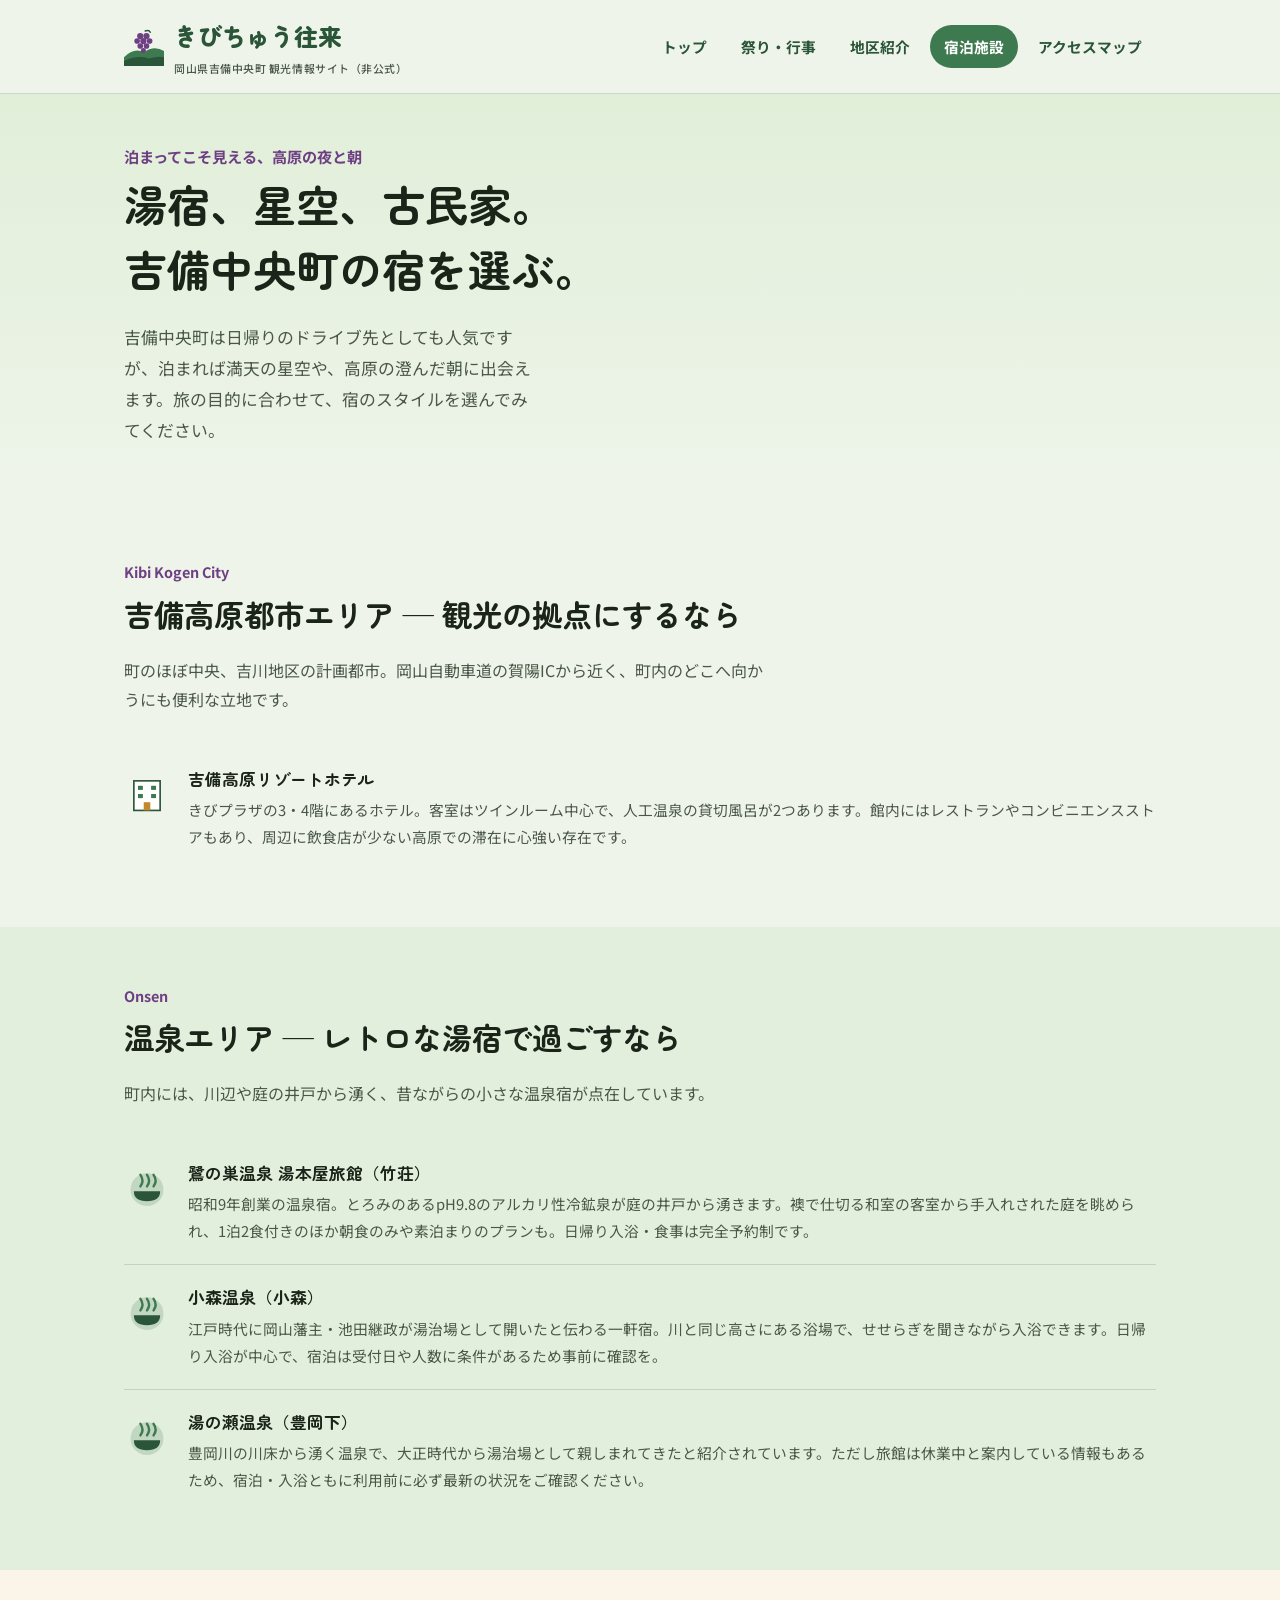
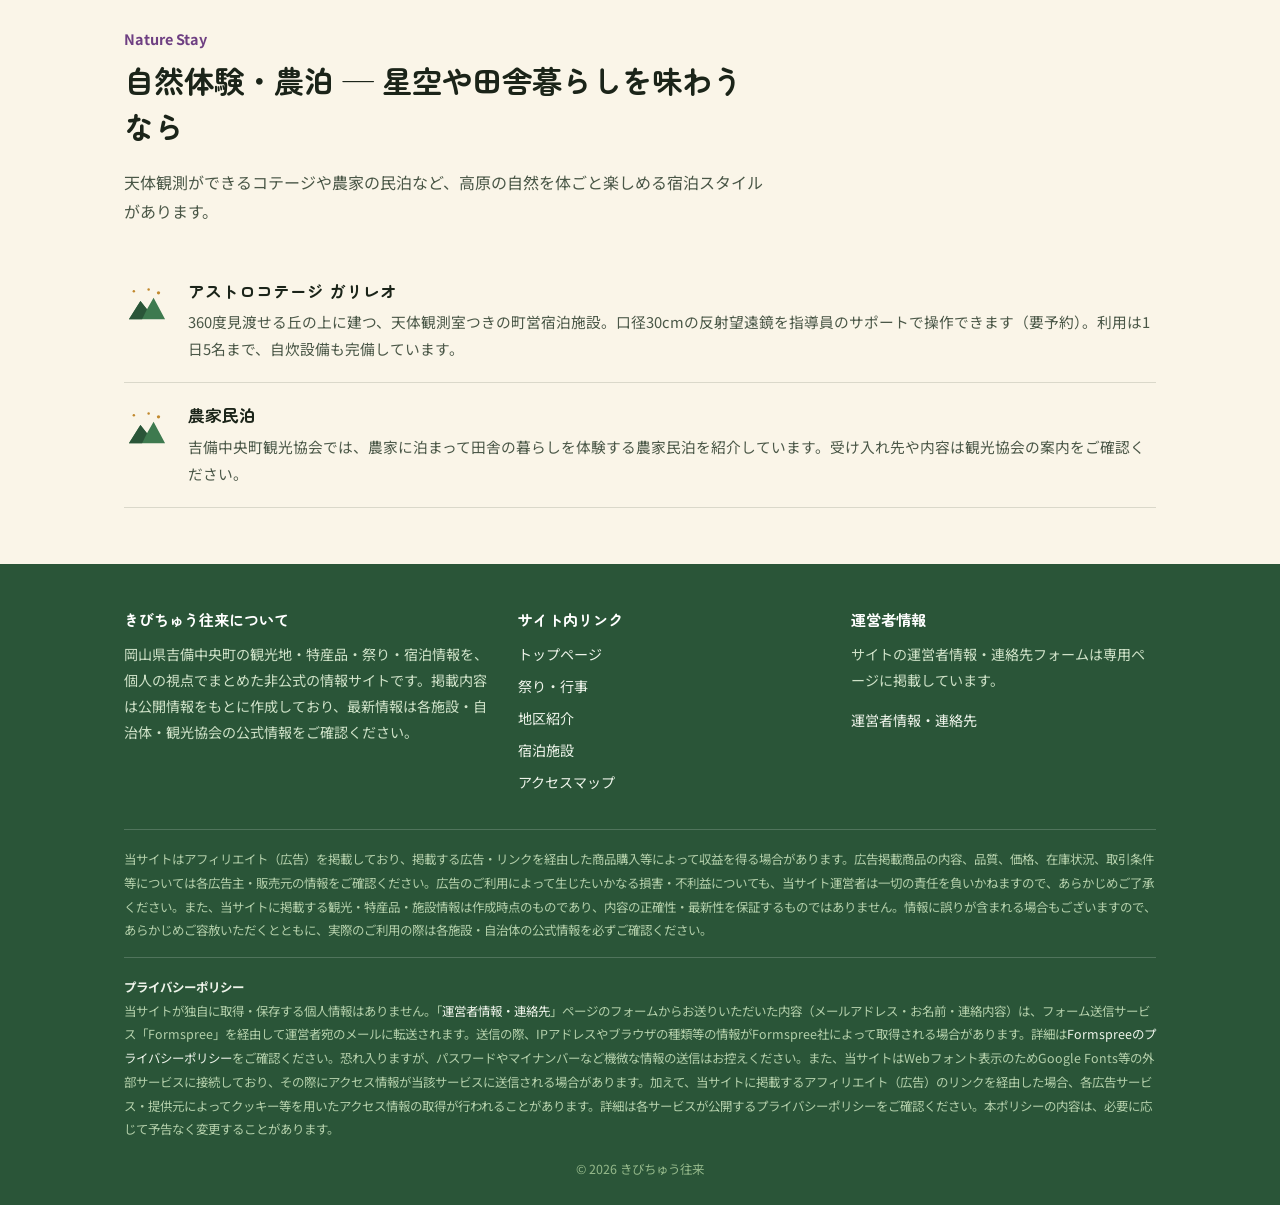
<file: shukuhaku.html>
<!DOCTYPE html>
<html lang="ja">
<head>
<meta charset="UTF-8">
<meta name="viewport" content="width=device-width, initial-scale=1.0">
<meta name="robots" content="index, follow">
<link rel="canonical" href="https://leben-k.github.io/kibityu/shukuhaku.html">
<title>宿泊施設｜きびちゅう往来 - 岡山県吉備中央町 観光情報サイト</title>
<meta name="description" content="吉備中央町の宿泊施設をエリア別にご紹介。吉備高原リゾートホテル、鷺の巣温泉や小森温泉などの湯宿、天体観測ができるアストロコテージ ガリレオ、農家民泊まで。">
<link rel="icon" type="image/svg+xml" href="favicon.svg">
<link rel="stylesheet" href="style.css">
<style>[hidden]{display:none !important;}</style>
</head>
<body>

<header class="site-header">
  <div class="wrap">
    <div class="brand">
      <svg class="brand-icon" viewBox="0 0 64 64" aria-hidden="true"><rect width="64" height="64" rx="14" fill="#EEF4EA"/><path d="M0 50 Q16 34 32 42 Q48 30 64 40 L64 64 L0 64 Z" fill="#3E7A4F"/><path d="M0 56 Q20 46 40 52 Q54 48 64 50 L64 64 L0 64 Z" fill="#2A5538"/><path d="M34 8 q6 -2 8 2" stroke="#2A5538" stroke-width="2.5" fill="none" stroke-linecap="round"/><g fill="#6E3F82"><circle cx="26" cy="16" r="5"/><circle cx="36" cy="16" r="5"/><circle cx="31" cy="24" r="5"/><circle cx="21" cy="24" r="4.5"/><circle cx="41" cy="24" r="4.5"/><circle cx="26" cy="32" r="4.5"/><circle cx="36" cy="32" r="4.5"/><circle cx="31" cy="39" r="4"/></g></svg>
      <span>きびちゅう往来<span class="brand-sub">岡山県吉備中央町 観光情報サイト（非公式）</span></span>
    </div>
    <nav class="main-nav">
      <a href="index.html">トップ</a>
      <a href="matsuri.html">祭り・行事</a>
      <a href="areas.html">地区紹介</a>
      <a href="shukuhaku.html" class="active">宿泊施設</a>
      <a href="map.html">アクセスマップ</a>
    </nav>
  </div>
</header>

<section class="hero" style="padding:48px 0 40px;">
  <div class="wrap" style="grid-template-columns:1fr;">
    <div class="hero-copy">
      <span class="eyebrow">泊まってこそ見える、高原の夜と朝</span>
      <h1>湯宿、星空、古民家。<br>吉備中央町の宿を選ぶ。</h1>
      <p>吉備中央町は日帰りのドライブ先としても人気ですが、泊まれば満天の星空や、高原の澄んだ朝に出会えます。旅の目的に合わせて、宿のスタイルを選んでみてください。</p>
    </div>
  </div>
</section>

<section class="section">
  <div class="wrap">
    <div class="section-head">
      <span class="tag">Kibi Kogen City</span>
      <h2>吉備高原都市エリア — 観光の拠点にするなら</h2>
      <p>町のほぼ中央、吉川地区の計画都市。岡山自動車道の賀陽ICから近く、町内のどこへ向かうにも便利な立地です。</p>
    </div>

    <div class="lodging-item">
      <svg class="icon" viewBox="0 0 56 56" aria-hidden="true"><rect x="12" y="12" width="32" height="36" fill="#fff" stroke="#2A5538" stroke-width="2"/><g fill="#3E7A4F"><rect x="17" y="18" width="6" height="5"/><rect x="33" y="18" width="6" height="5"/><rect x="17" y="28" width="6" height="5"/><rect x="33" y="28" width="6" height="5"/></g><rect x="24" y="38" width="8" height="10" fill="#C1892E"/></svg>
      <div>
        <h4>吉備高原リゾートホテル</h4>
        <p>きびプラザの3・4階にあるホテル。客室はツインルーム中心で、人工温泉の貸切風呂が2つあります。館内にはレストランやコンビニエンスストアもあり、周辺に飲食店が少ない高原での滞在に心強い存在です。</p>
      </div>
    </div>
  </div>
</section>

<section class="section alt-green">
  <div class="wrap">
    <div class="section-head">
      <span class="tag">Onsen</span>
      <h2>温泉エリア — レトロな湯宿で過ごすなら</h2>
      <p>町内には、川辺や庭の井戸から湧く、昔ながらの小さな温泉宿が点在しています。</p>
    </div>

    <div class="lodging-item">
      <svg class="icon" viewBox="0 0 56 56" aria-hidden="true"><circle cx="28" cy="30" r="20" fill="#3E7A4F" opacity="0.2"/><path d="M20 26 q5 -7 0 -14 M28 26 q5 -7 0 -14 M36 26 q5 -7 0 -14" stroke="#3E7A4F" stroke-width="3" fill="none" stroke-linecap="round"/><path d="M12 32 h32 q0 12 -16 12 q-16 0 -16 -12 Z" fill="#2A5538"/></svg>
      <div>
        <h4>鷺の巣温泉 湯本屋旅館（竹荘）</h4>
        <p>昭和9年創業の温泉宿。とろみのあるpH9.8のアルカリ性冷鉱泉が庭の井戸から湧きます。襖で仕切る和室の客室から手入れされた庭を眺められ、1泊2食付きのほか朝食のみや素泊まりのプランも。日帰り入浴・食事は完全予約制です。</p>
      </div>
    </div>

    <div class="lodging-item">
      <svg class="icon" viewBox="0 0 56 56" aria-hidden="true"><circle cx="28" cy="30" r="20" fill="#3E7A4F" opacity="0.2"/><path d="M20 26 q5 -7 0 -14 M28 26 q5 -7 0 -14 M36 26 q5 -7 0 -14" stroke="#3E7A4F" stroke-width="3" fill="none" stroke-linecap="round"/><path d="M12 32 h32 q0 12 -16 12 q-16 0 -16 -12 Z" fill="#2A5538"/></svg>
      <div>
        <h4>小森温泉（小森）</h4>
        <p>江戸時代に岡山藩主・池田継政が湯治場として開いたと伝わる一軒宿。川と同じ高さにある浴場で、せせらぎを聞きながら入浴できます。日帰り入浴が中心で、宿泊は受付日や人数に条件があるため事前に確認を。</p>
      </div>
    </div>

    <div class="lodging-item">
      <svg class="icon" viewBox="0 0 56 56" aria-hidden="true"><circle cx="28" cy="30" r="20" fill="#3E7A4F" opacity="0.2"/><path d="M20 26 q5 -7 0 -14 M28 26 q5 -7 0 -14 M36 26 q5 -7 0 -14" stroke="#3E7A4F" stroke-width="3" fill="none" stroke-linecap="round"/><path d="M12 32 h32 q0 12 -16 12 q-16 0 -16 -12 Z" fill="#2A5538"/></svg>
      <div>
        <h4>湯の瀬温泉（豊岡下）</h4>
        <p>豊岡川の川床から湧く温泉で、大正時代から湯治場として親しまれてきたと紹介されています。ただし旅館は休業中と案内している情報もあるため、宿泊・入浴ともに利用前に必ず最新の状況をご確認ください。</p>
      </div>
    </div>
  </div>
</section>

<section class="section alt-cream">
  <div class="wrap">
    <div class="section-head">
      <span class="tag">Nature Stay</span>
      <h2>自然体験・農泊 — 星空や田舎暮らしを味わうなら</h2>
      <p>天体観測ができるコテージや農家の民泊など、高原の自然を体ごと楽しめる宿泊スタイルがあります。</p>
    </div>

    <div class="lodging-item">
      <svg class="icon" viewBox="0 0 56 56" aria-hidden="true"><path d="M6 44 L20 22 L28 32 L36 18 L50 44 Z" fill="#3E7A4F"/><path d="M6 44 L20 22 L28 32 L22 44 Z" fill="#2A5538"/><circle cx="42" cy="12" r="2" fill="#C1892E"/><circle cx="12" cy="10" r="1.5" fill="#C1892E"/><circle cx="30" cy="8" r="1.5" fill="#C1892E"/></svg>
      <div>
        <h4>アストロコテージ ガリレオ</h4>
        <p>360度見渡せる丘の上に建つ、天体観測室つきの町営宿泊施設。口径30cmの反射望遠鏡を指導員のサポートで操作できます（要予約）。利用は1日5名まで、自炊設備も完備しています。</p>
      </div>
    </div>

    <div class="lodging-item">
      <svg class="icon" viewBox="0 0 56 56" aria-hidden="true"><path d="M6 44 L20 22 L28 32 L36 18 L50 44 Z" fill="#3E7A4F"/><path d="M6 44 L20 22 L28 32 L22 44 Z" fill="#2A5538"/><circle cx="42" cy="12" r="2" fill="#C1892E"/><circle cx="12" cy="10" r="1.5" fill="#C1892E"/><circle cx="30" cy="8" r="1.5" fill="#C1892E"/></svg>
      <div>
        <h4>農家民泊</h4>
        <p>吉備中央町観光協会では、農家に泊まって田舎の暮らしを体験する農家民泊を紹介しています。受け入れ先や内容は観光協会の案内をご確認ください。</p>
      </div>
    </div>
    <!-- ふるさと納税広告枠 -->
    <div class="furusato-block" hidden>
      <span class="furusato-label">ふるさと納税で宿泊券・体験を選ぶ</span>
      <div class="furusato-grid">
        <!-- ふるさと納税アフィリエイト広告 6 ここに挿入 -->
        <div class="furusato-slot" data-ad-slot="furusato6" hidden><div class="ad-body"></div></div>
      </div>
    </div>
  </div>
</section>


<!-- ===================== アフィリエイト広告（下部） ===================== -->
<section class="section alt-lavender" hidden>
  <div class="wrap">
    <div class="section-head">
      <span class="tag">PR</span>
      <h2>広告</h2>
    </div>
    <div class="ad-row" style="grid-template-columns:1fr;">
      <!-- アフィリエイト広告5 ここに挿入してください -->
      <div class="ad-slot" data-ad-slot="ad5" hidden>
        <span class="ad-label">広告</span>
        <div class="ad-body"></div>
      </div>
    </div>
  </div>
</section>

<footer class="site-footer">
  <div class="wrap">
    <div class="footer-grid">
      <div>
        <h4>きびちゅう往来について</h4>
        <p>岡山県吉備中央町の観光地・特産品・祭り・宿泊情報を、個人の視点でまとめた非公式の情報サイトです。掲載内容は公開情報をもとに作成しており、最新情報は各施設・自治体・観光協会の公式情報をご確認ください。</p>
      </div>
      <div>
        <h4>サイト内リンク</h4>
        <ul>
          <li><a href="index.html">トップページ</a></li>
          <li><a href="matsuri.html">祭り・行事</a></li>
          <li><a href="areas.html">地区紹介</a></li>
          <li><a href="shukuhaku.html">宿泊施設</a></li>
          <li><a href="map.html">アクセスマップ</a></li>
        </ul>
      </div>
      <div>
        <h4>運営者情報</h4>
        <p>サイトの運営者情報・連絡先フォームは専用ページに掲載しています。</p>
        <ul>
          <li><a href="unei.html">運営者情報・連絡先</a></li>
        </ul>
      </div>
    </div>
    <div class="disclaimer">
      当サイトはアフィリエイト（広告）を掲載しており、掲載する広告・リンクを経由した商品購入等によって収益を得る場合があります。広告掲載商品の内容、品質、価格、在庫状況、取引条件等については各広告主・販売元の情報をご確認ください。広告のご利用によって生じたいかなる損害・不利益についても、当サイト運営者は一切の責任を負いかねますので、あらかじめご了承ください。また、当サイトに掲載する観光・特産品・施設情報は作成時点のものであり、内容の正確性・最新性を保証するものではありません。情報に誤りが含まれる場合もございますので、あらかじめご容赦いただくとともに、実際のご利用の際は各施設・自治体の公式情報を必ずご確認ください。
    </div>
    <div class="disclaimer" style="margin-top:14px;">
      <strong style="color:#EEF4EA;">プライバシーポリシー</strong><br>
      当サイトが独自に取得・保存する個人情報はありません。「<a href="unei.html">運営者情報・連絡先</a>」ページのフォームからお送りいただいた内容（メールアドレス・お名前・連絡内容）は、フォーム送信サービス「Formspree」を経由して運営者宛のメールに転送されます。送信の際、IPアドレスやブラウザの種類等の情報がFormspree社によって取得される場合があります。詳細は<a href="https://formspree.io/legal/privacy-policy/" target="_blank" rel="noopener noreferrer">Formspreeのプライバシーポリシー</a>をご確認ください。恐れ入りますが、パスワードやマイナンバーなど機微な情報の送信はお控えください。また、当サイトはWebフォント表示のためGoogle Fonts等の外部サービスに接続しており、その際にアクセス情報が当該サービスに送信される場合があります。加えて、当サイトに掲載するアフィリエイト（広告）のリンクを経由した場合、各広告サービス・提供元によってクッキー等を用いたアクセス情報の取得が行われることがあります。詳細は各サービスが公開するプライバシーポリシーをご確認ください。本ポリシーの内容は、必要に応じて予告なく変更することがあります。
    </div>
    <div class="copyright"><span id="copyright-text">© 2026 きびちゅう往来</span></div>
  </div>
</footer>

<script>
(function(){
  var startYear = 2026;
  var currentYear = new Date().getFullYear();
  var yearText = currentYear > startYear ? (startYear + '-' + currentYear) : String(startYear);
  var el = document.getElementById('copyright-text');
  if (el) { el.textContent = '\u00A9 ' + yearText + ' きびちゅう往来'; }
})();
</script>
<script src="ads.js" defer></script>
</body>
</html>
</file>
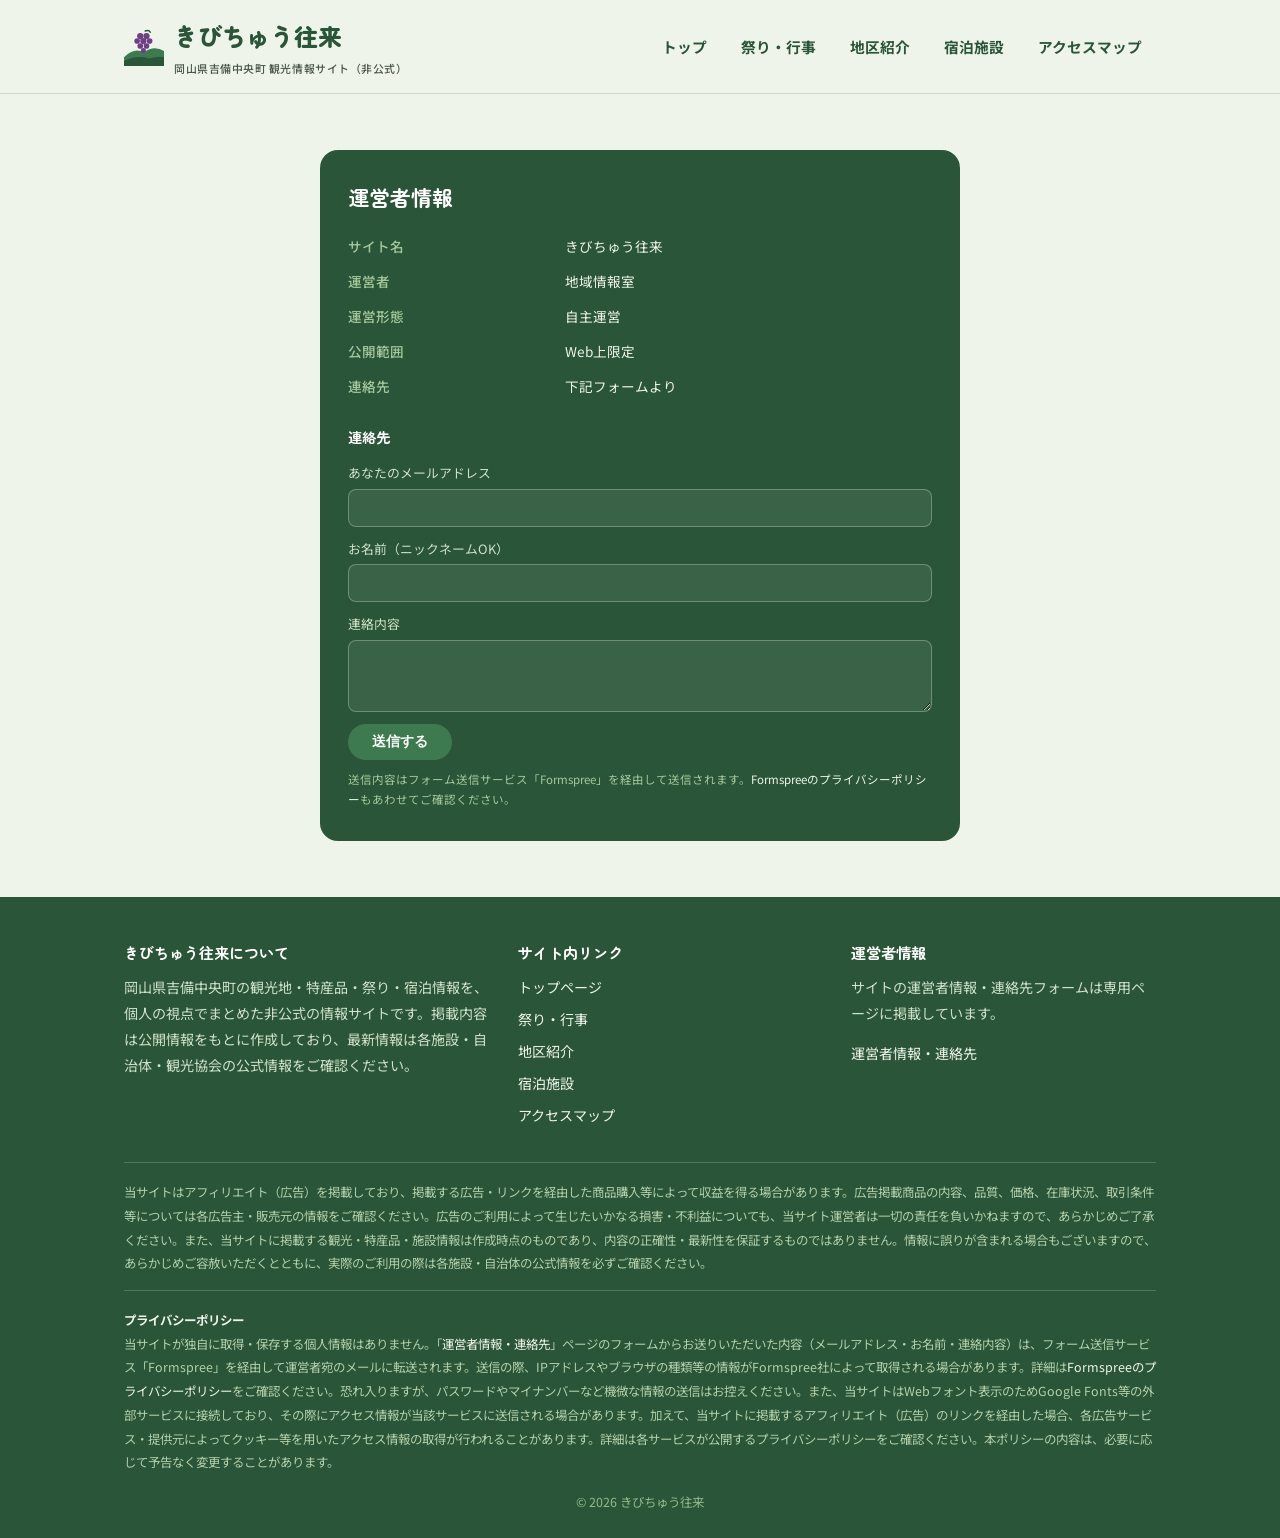
<file: unei.html>
<!DOCTYPE html>
<html lang="ja">
<head>
<meta charset="UTF-8">
<meta name="viewport" content="width=device-width, initial-scale=1.0">
<meta name="robots" content="noindex, follow">
<title>運営者情報｜きびちゅう往来</title>
<link rel="icon" type="image/svg+xml" href="favicon.svg">
<link rel="stylesheet" href="style.css">
</head>
<body>

<header class="site-header">
  <div class="wrap">
    <div class="brand">
      <svg class="brand-icon" viewBox="0 0 64 64" aria-hidden="true"><rect width="64" height="64" rx="14" fill="#EEF4EA"/><path d="M0 50 Q16 34 32 42 Q48 30 64 40 L64 64 L0 64 Z" fill="#3E7A4F"/><path d="M0 56 Q20 46 40 52 Q54 48 64 50 L64 64 L0 64 Z" fill="#2A5538"/><path d="M34 8 q6 -2 8 2" stroke="#2A5538" stroke-width="2.5" fill="none" stroke-linecap="round"/><g fill="#6E3F82"><circle cx="26" cy="16" r="5"/><circle cx="36" cy="16" r="5"/><circle cx="31" cy="24" r="5"/><circle cx="21" cy="24" r="4.5"/><circle cx="41" cy="24" r="4.5"/><circle cx="26" cy="32" r="4.5"/><circle cx="36" cy="32" r="4.5"/><circle cx="31" cy="39" r="4"/></g></svg>
      <span>きびちゅう往来<span class="brand-sub">岡山県吉備中央町 観光情報サイト（非公式）</span></span>
    </div>
    <nav class="main-nav">
      <a href="index.html">トップ</a>
      <a href="matsuri.html">祭り・行事</a>
      <a href="areas.html">地区紹介</a>
      <a href="shukuhaku.html">宿泊施設</a>
      <a href="map.html">アクセスマップ</a>
    </nav>
  </div>
</header>

<section class="section">
  <div class="wrap">
    <div class="op-card">
      <h1>運営者情報</h1>
        <table class="footer-op-table">
          <tr><th>サイト名</th><td>きびちゅう往来</td></tr>
          <tr><th>運営者</th><td><a href="https://leben-k.github.io/">地域情報室</a></td></tr>
          <tr><th>運営形態</th><td>自主運営</td></tr>
          <tr><th>公開範囲</th><td>Web上限定</td></tr>
          <tr><th>連絡先</th><td>下記フォームより</td></tr>
        </table>
        <div class="footer-contact">
          <h5>連絡先</h5>
          <form action="https://formspree.io/f/mbgjvbnv" method="POST">
            <input type="hidden" name="_subject" value="きびちゅう往来 からのお問い合わせ">
            <label>あなたのメールアドレス
              <input type="email" name="email" required>
            </label>
            <label>お名前（ニックネームOK）
              <input type="text" name="name">
            </label>
            <label>連絡内容
              <textarea name="message" required></textarea>
            </label>
            <button type="submit">送信する</button>
          </form>
          <span class="fs-privacy-link">送信内容はフォーム送信サービス「Formspree」を経由して送信されます。<a href="https://formspree.io/legal/privacy-policy/" target="_blank" rel="noopener noreferrer">Formspreeのプライバシーポリシー</a>もあわせてご確認ください。</span>
        </div>
    </div>
  </div>
</section>

<footer class="site-footer">
  <div class="wrap">
    <div class="footer-grid">
      <div>
        <h4>きびちゅう往来について</h4>
        <p>岡山県吉備中央町の観光地・特産品・祭り・宿泊情報を、個人の視点でまとめた非公式の情報サイトです。掲載内容は公開情報をもとに作成しており、最新情報は各施設・自治体・観光協会の公式情報をご確認ください。</p>
      </div>
      <div>
        <h4>サイト内リンク</h4>
        <ul>
          <li><a href="index.html">トップページ</a></li>
          <li><a href="matsuri.html">祭り・行事</a></li>
          <li><a href="areas.html">地区紹介</a></li>
          <li><a href="shukuhaku.html">宿泊施設</a></li>
          <li><a href="map.html">アクセスマップ</a></li>
        </ul>
      </div>
      <div>
        <h4>運営者情報</h4>
        <p>サイトの運営者情報・連絡先フォームは専用ページに掲載しています。</p>
        <ul>
          <li><a href="unei.html">運営者情報・連絡先</a></li>
        </ul>
      </div>
    </div>
    <div class="disclaimer">
      当サイトはアフィリエイト（広告）を掲載しており、掲載する広告・リンクを経由した商品購入等によって収益を得る場合があります。広告掲載商品の内容、品質、価格、在庫状況、取引条件等については各広告主・販売元の情報をご確認ください。広告のご利用によって生じたいかなる損害・不利益についても、当サイト運営者は一切の責任を負いかねますので、あらかじめご了承ください。また、当サイトに掲載する観光・特産品・施設情報は作成時点のものであり、内容の正確性・最新性を保証するものではありません。情報に誤りが含まれる場合もございますので、あらかじめご容赦いただくとともに、実際のご利用の際は各施設・自治体の公式情報を必ずご確認ください。
    </div>
    <div class="disclaimer" style="margin-top:14px;">
      <strong style="color:#EEF4EA;">プライバシーポリシー</strong><br>
      当サイトが独自に取得・保存する個人情報はありません。「<a href="unei.html">運営者情報・連絡先</a>」ページのフォームからお送りいただいた内容（メールアドレス・お名前・連絡内容）は、フォーム送信サービス「Formspree」を経由して運営者宛のメールに転送されます。送信の際、IPアドレスやブラウザの種類等の情報がFormspree社によって取得される場合があります。詳細は<a href="https://formspree.io/legal/privacy-policy/" target="_blank" rel="noopener noreferrer">Formspreeのプライバシーポリシー</a>をご確認ください。恐れ入りますが、パスワードやマイナンバーなど機微な情報の送信はお控えください。また、当サイトはWebフォント表示のためGoogle Fonts等の外部サービスに接続しており、その際にアクセス情報が当該サービスに送信される場合があります。加えて、当サイトに掲載するアフィリエイト（広告）のリンクを経由した場合、各広告サービス・提供元によってクッキー等を用いたアクセス情報の取得が行われることがあります。詳細は各サービスが公開するプライバシーポリシーをご確認ください。本ポリシーの内容は、必要に応じて予告なく変更することがあります。
    </div>
    <div class="copyright"><span id="copyright-text">© 2026 きびちゅう往来</span></div>
  </div>
</footer>

<script>
(function(){
  var startYear = 2026;
  var currentYear = new Date().getFullYear();
  var yearText = currentYear > startYear ? (startYear + '-' + currentYear) : String(startYear);
  var el = document.getElementById('copyright-text');
  if (el) { el.textContent = '\u00A9 ' + yearText + ' きびちゅう往来'; }
})();
</script>
</body>
</html>
</file>
<file: style.css>
@import url('https://fonts.googleapis.com/css2?family=Zen+Maru+Gothic:wght@500;700;900&family=Noto+Sans+JP:wght@400;500;700&display=swap');

:root{
  --bg-base:#EEF4EA;
  --bg-cream:#FAF5E8;
  --bg-green:#E3EFDD;
  --bg-blush:#F6EAF0;
  --bg-lavender:#EFEAF6;
  --text-main:#1B2419;
  --text-sub:#4A5747;
  --accent-blue:#3E7A4F;
  --accent-blue-deep:#2A5538;
  --accent-plum:#6E3F82;
  --accent-gold:#C1892E;
  --white:#FFFFFF;
  --border-soft:rgba(27,36,25,0.14);
  --shadow-none:none;
}

*{box-sizing:border-box;}

html{scroll-behavior:smooth;}

body{
  margin:0;
  background:var(--bg-base);
  color:var(--text-main);
  font-family:'Noto Sans JP', sans-serif;
  line-height:1.85;
  -webkit-font-smoothing:antialiased;
}

h1,h2,h3,h4{
  font-family:'Zen Maru Gothic', sans-serif;
  margin:0 0 0.6em;
  line-height:1.5;
  color:var(--text-main);
}

p{margin:0 0 1em;}

a{color:var(--accent-blue-deep); text-decoration:none;}
a:hover{text-decoration:underline;}

img,svg{max-width:100%; display:block;}

.wrap{
  max-width:1080px;
  margin:0 auto;
  padding:0 24px;
}

/* ---------- header ---------- */
.site-header{
  position:sticky;
  top:0;
  z-index:50;
  background:rgba(238,244,234,0.92);
  backdrop-filter:blur(6px);
  border-bottom:1px solid var(--border-soft);
}
.site-header .wrap{
  display:flex;
  align-items:center;
  justify-content:space-between;
  padding-top:14px;
  padding-bottom:14px;
  flex-wrap:wrap;
  gap:10px;
}
.brand{
  display:flex;
  align-items:center;
  gap:10px;
  font-family:'Zen Maru Gothic', sans-serif;
  font-weight:900;
  font-size:1.5rem;
  color:var(--accent-blue-deep);
}
.brand .brand-icon{width:40px; height:40px; flex-shrink:0;}
.brand .brand-sub{
  display:block;
  font-family:'Noto Sans JP', sans-serif;
  font-weight:500;
  font-size:0.68rem;
  color:var(--text-sub);
  letter-spacing:0.05em;
}
.main-nav{
  display:flex;
  gap:6px;
  flex-wrap:wrap;
}
.main-nav a{
  display:inline-block;
  padding:8px 14px;
  border-radius:999px;
  font-weight:700;
  font-size:0.92rem;
  color:var(--accent-blue-deep);
}
.main-nav a:hover, .main-nav a.active{
  background:var(--accent-blue);
  color:#fff;
  text-decoration:none;
}

/* ---------- hero ---------- */
.hero{
  position:relative;
  overflow:hidden;
  padding:64px 0 56px;
  background:linear-gradient(180deg,#E1EFD9 0%, var(--bg-base) 100%);
}
.hero .wrap{
  display:grid;
  grid-template-columns:1.1fr 1fr;
  gap:32px;
  align-items:center;
}
.hero-copy .eyebrow{
  color:var(--accent-plum);
  font-weight:700;
  font-size:0.95rem;
  margin-bottom:10px;
}
.hero-copy h1{
  font-size:clamp(1.9rem, 4vw, 2.7rem);
  margin-bottom:0.5em;
}
.hero-copy p{
  color:var(--text-sub);
  font-size:1.05rem;
  max-width:46ch;
}
.hero-art{width:100%;}
.btn{
  display:inline-block;
  padding:13px 28px;
  border-radius:999px;
  background:var(--accent-blue);
  color:#fff;
  font-weight:700;
  font-size:0.98rem;
  margin-top:10px;
  border:none;
  cursor:pointer;
}
.btn:hover{background:var(--accent-blue-deep); text-decoration:none;}
.btn-outline{
  background:transparent;
  border:2px solid var(--accent-blue);
  color:var(--accent-blue-deep);
}

/* ---------- generic section ---------- */
.section{
  padding:56px 0;
}
.section.alt-cream{background:var(--bg-cream);}
.section.alt-green{background:var(--bg-green);}
.section.alt-blush{background:var(--bg-blush);}
.section.alt-lavender{background:var(--bg-lavender);}

.section-head{
  max-width:640px;
  margin:0 0 32px;
}
.section-head .tag{
  color:var(--accent-plum);
  font-weight:700;
  font-size:0.9rem;
  margin-bottom:6px;
  display:block;
}
.section-head h2{
  font-size:clamp(1.4rem,3vw,1.9rem);
}
.section-head p{color:var(--text-sub); margin-bottom:0;}

/* ---------- card grid ---------- */
.grid{
  display:grid;
  grid-template-columns:repeat(auto-fit, minmax(240px,1fr));
  gap:22px;
}
.card{
  background:#fff;
  border:1px solid var(--border-soft);
  border-radius:18px;
  padding:22px;
  display:flex;
  flex-direction:column;
  gap:10px;
}
.card .icon{width:56px; height:56px;}
.card h3{font-size:1.08rem; margin-bottom:2px;}
.card p{color:var(--text-sub); font-size:0.93rem; margin-bottom:0;}
.card .place{
  font-size:0.78rem;
  color:var(--accent-blue-deep);
  font-weight:700;
}

/* ---------- timeline (matsuri) ---------- */
.timeline{
  position:relative;
  padding-left:26px;
  border-left:3px solid var(--accent-plum);
}
.timeline-item{
  position:relative;
  padding-bottom:44px;
}
.timeline-item:last-child{padding-bottom:0;}
.timeline-item::before{
  content:"";
  position:absolute;
  left:-35px;
  top:4px;
  width:14px;
  height:14px;
  border-radius:50%;
  background:var(--accent-plum);
  border:3px solid var(--bg-blush);
}
.timeline-item .season{
  font-weight:700;
  color:var(--accent-plum);
  font-size:0.9rem;
  margin-bottom:4px;
}
.timeline-item h3{margin-bottom:6px;}
.timeline-item .meta{
  font-size:0.82rem;
  color:var(--text-sub);
  margin-bottom:8px;
}

/* ---------- area profile blocks ---------- */
.area-block{
  display:grid;
  grid-template-columns:110px 1fr;
  gap:22px;
  padding:26px 0;
  border-bottom:1px solid var(--border-soft);
}
.area-block:last-child{border-bottom:none;}
.area-block .area-icon{width:100%;}
.area-block h3{font-size:1.2rem; margin-bottom:6px;}
.area-block .old-name{
  font-size:0.82rem;
  color:var(--accent-blue-deep);
  font-weight:700;
  margin-bottom:8px;
  display:block;
}
.area-block p{color:var(--text-sub); margin-bottom:8px;}
.area-block .specialty{
  font-size:0.85rem;
  color:var(--text-main);
  background:var(--bg-base);
  display:inline-block;
  padding:4px 12px;
  border-radius:999px;
  margin-top:4px;
}

/* ---------- lodging list ---------- */
.lodging-item{
  display:flex;
  gap:18px;
  padding:20px 0;
  border-bottom:1px solid var(--border-soft);
}
.lodging-item:last-child{border-bottom:none;}
.lodging-item .icon{width:46px; height:46px; flex-shrink:0; margin-top:4px;}
.lodging-item h4{margin-bottom:4px; font-size:1.05rem;}
.lodging-item p{color:var(--text-sub); font-size:0.92rem; margin-bottom:0;}

/* ---------- furusato ad cards ---------- */
.furusato-block{
  margin-top:40px;
  padding:26px;
  background:#fff;
  border:1px dashed var(--accent-gold);
  border-radius:18px;
}
.furusato-block .furusato-label{
  font-weight:700;
  color:var(--accent-gold);
  font-size:0.9rem;
  margin-bottom:14px;
  display:block;
}
.furusato-grid{
  display:grid;
  grid-template-columns:repeat(auto-fit, minmax(180px,1fr));
  gap:16px;
}
.furusato-slot{
  background:var(--bg-cream);
  border-radius:14px;
  padding:18px;
  text-align:center;
  font-size:0.85rem;
  color:var(--text-sub);
  min-height:120px;
  display:flex;
  flex-direction:column;
  justify-content:center;
  align-items:center;
  gap:6px;
}
.furusato-slot .slot-title{font-weight:700; color:var(--text-main);}

/* ---------- rakuten ad slots ---------- */
.ad-row{
  display:flex;
  gap:16px;
  flex-wrap:wrap;
  margin-top:18px;
}
.ad-slot{
  flex:1 1 300px;
  min-height:100px;
  border:1px dashed var(--border-soft);
  border-radius:14px;
  background:#fff;
  display:flex;
  flex-direction:column;
  align-items:center;
  justify-content:center;
  gap:4px;
  padding:16px;
}
.ad-slot .ad-label{
  font-size:0.72rem;
  letter-spacing:0.05em;
  color:var(--text-sub);
}
.ad-slot .ad-note{
  font-size:0.8rem;
  color:var(--text-sub);
}

/* ---------- footer ---------- */
.site-footer{
  background:var(--accent-blue-deep);
  color:#EEF4EA;
  padding:44px 0 24px;
}
.site-footer a{color:#EEF4EA;}
.footer-grid{
  display:grid;
  grid-template-columns:1.2fr 1fr 1fr;
  gap:28px;
  margin-bottom:28px;
}
.footer-grid h4{
  color:#fff;
  font-size:0.95rem;
  margin-bottom:10px;
}
.footer-grid p, .footer-grid li{
  color:#CFE2C8;
  font-size:0.88rem;
}
.footer-grid ul{list-style:none; padding:0; margin:0;}
.footer-grid li{margin-bottom:6px;}
.footer-op-table{width:100%; border-collapse:collapse; font-size:0.85rem;}
.footer-op-table th{
  text-align:left;
  color:#A5C79B;
  font-weight:500;
  padding:5px 10px 5px 0;
  vertical-align:top;
  white-space:nowrap;
}
.footer-op-table td{padding:5px 0; color:#EEF4EA;}
.footer-contact{margin-top:20px;}
.footer-contact h5{
  color:#fff;
  font-size:0.9rem;
  margin:0 0 10px;
  font-family:'Zen Maru Gothic', sans-serif;
}
.footer-contact label{
  display:block;
  font-size:0.8rem;
  color:#CFE2C8;
  margin-bottom:10px;
}
.footer-contact input,
.footer-contact textarea{
  display:block;
  width:100%;
  margin-top:4px;
  padding:8px 10px;
  border-radius:8px;
  border:1px solid rgba(255,255,255,0.28);
  background:rgba(255,255,255,0.08);
  color:#fff;
  font-family:inherit;
  font-size:0.85rem;
}
.footer-contact input::placeholder,
.footer-contact textarea::placeholder{color:#A5C79B;}
.footer-contact textarea{min-height:72px; resize:vertical;}
.footer-contact button{
  margin-top:2px;
  padding:9px 24px;
  border-radius:999px;
  border:none;
  background:var(--accent-blue);
  color:#fff;
  font-weight:700;
  font-size:0.85rem;
  cursor:pointer;
}
.footer-contact button:hover{background:#4F9160;}
.fs-privacy-link{
  display:block;
  margin-top:10px;
  font-size:0.72rem;
  line-height:1.7;
  color:#A5C79B;
}

.disclaimer{
  border-top:1px solid rgba(255,255,255,0.18);
  padding-top:18px;
  font-size:0.78rem;
  color:#B3CFAA;
  line-height:1.9;
}
.copyright{
  margin-top:16px;
  font-size:0.78rem;
  color:#95B98B;
  text-align:center;
}

@media (max-width:760px){
  .hero .wrap{grid-template-columns:1fr;}
  .hero-art{order:-1; max-width:280px; margin:0 auto;}
  .area-block{grid-template-columns:70px 1fr;}
  .footer-grid{grid-template-columns:1fr;}
}

/* ---------- 運営者情報ページ ---------- */
.op-card{
  max-width:640px;
  margin:0 auto;
  background:var(--accent-blue-deep);
  color:#EEF4EA;
  border-radius:18px;
  padding:32px 28px;
}
.op-card h1{color:#fff; font-size:1.3rem; margin-bottom:16px;}
.op-card a{color:#EEF4EA;}

/* ---------- アクセシビリティ ---------- */
a:focus-visible, .btn:focus-visible, button:focus-visible{
  outline:3px solid var(--accent-gold);
  outline-offset:2px;
}
@media (prefers-reduced-motion:reduce){
  html{scroll-behavior:auto;}
}
</file>
